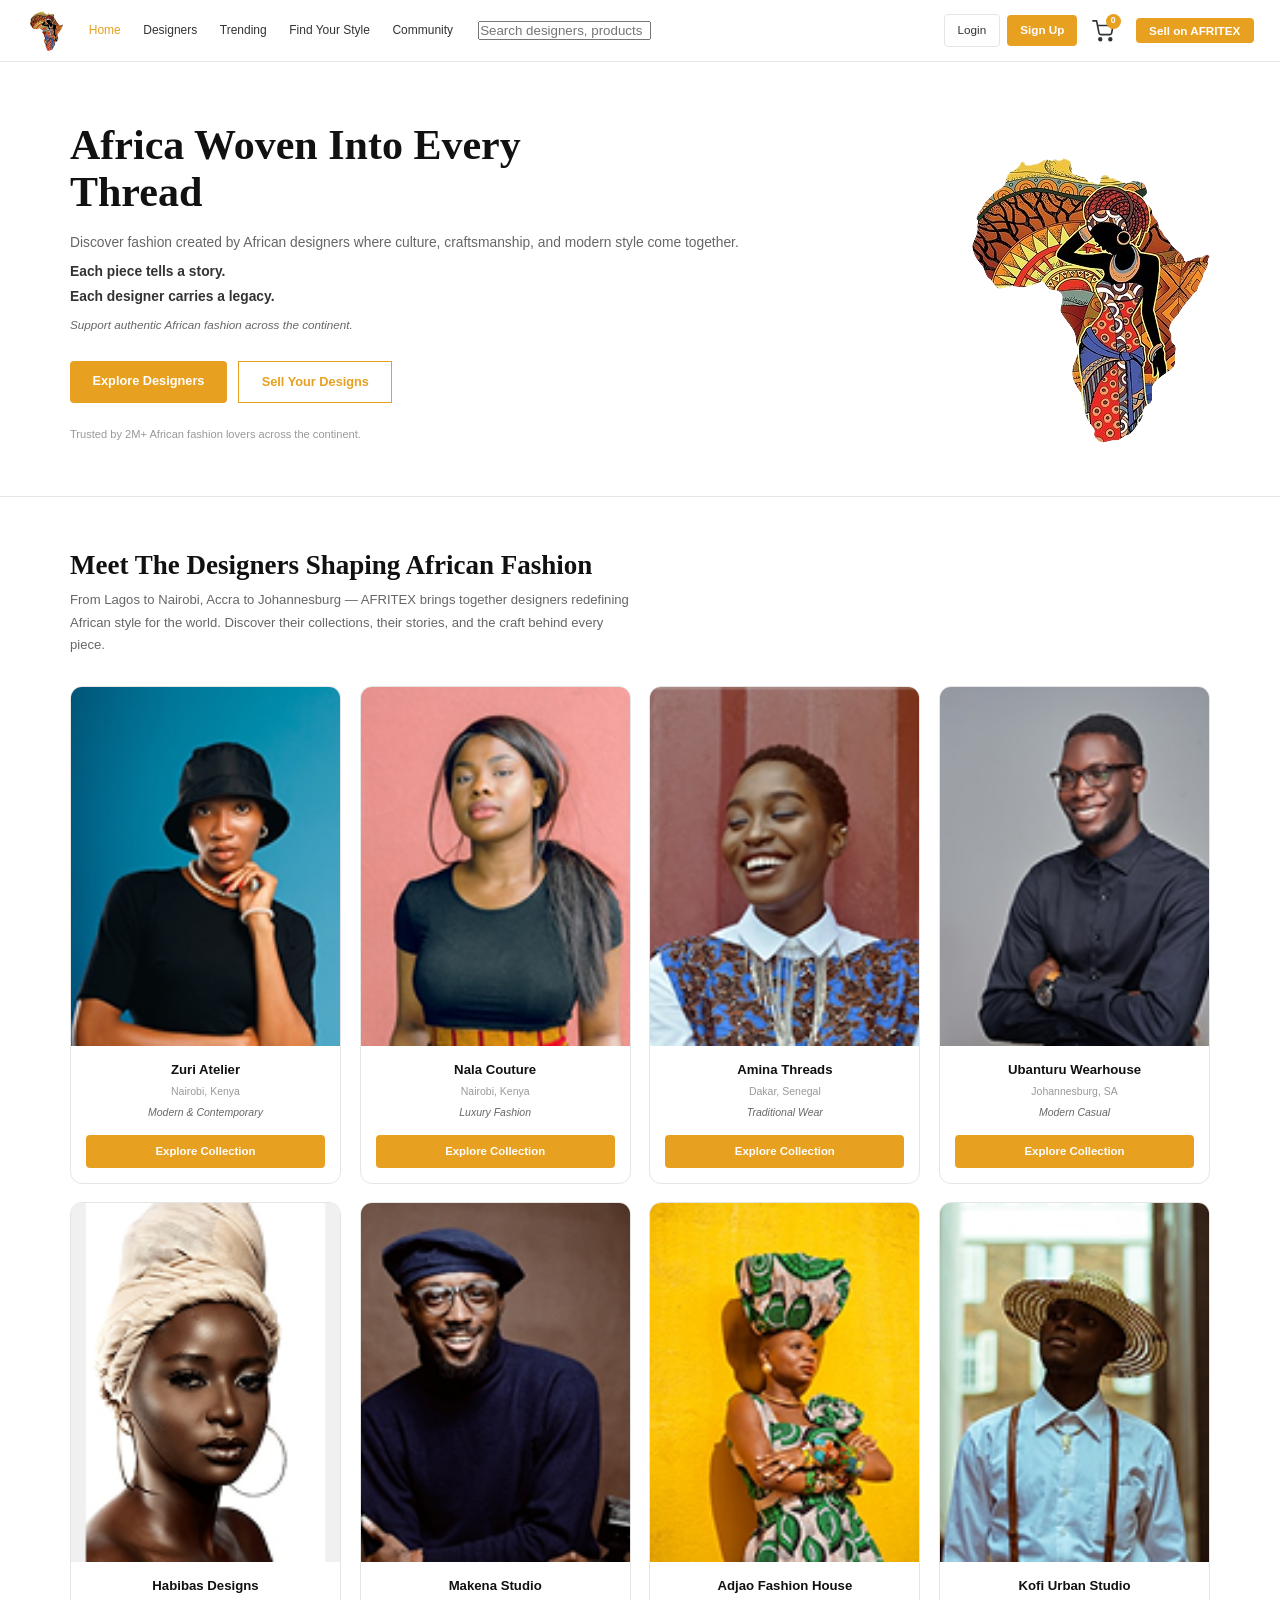
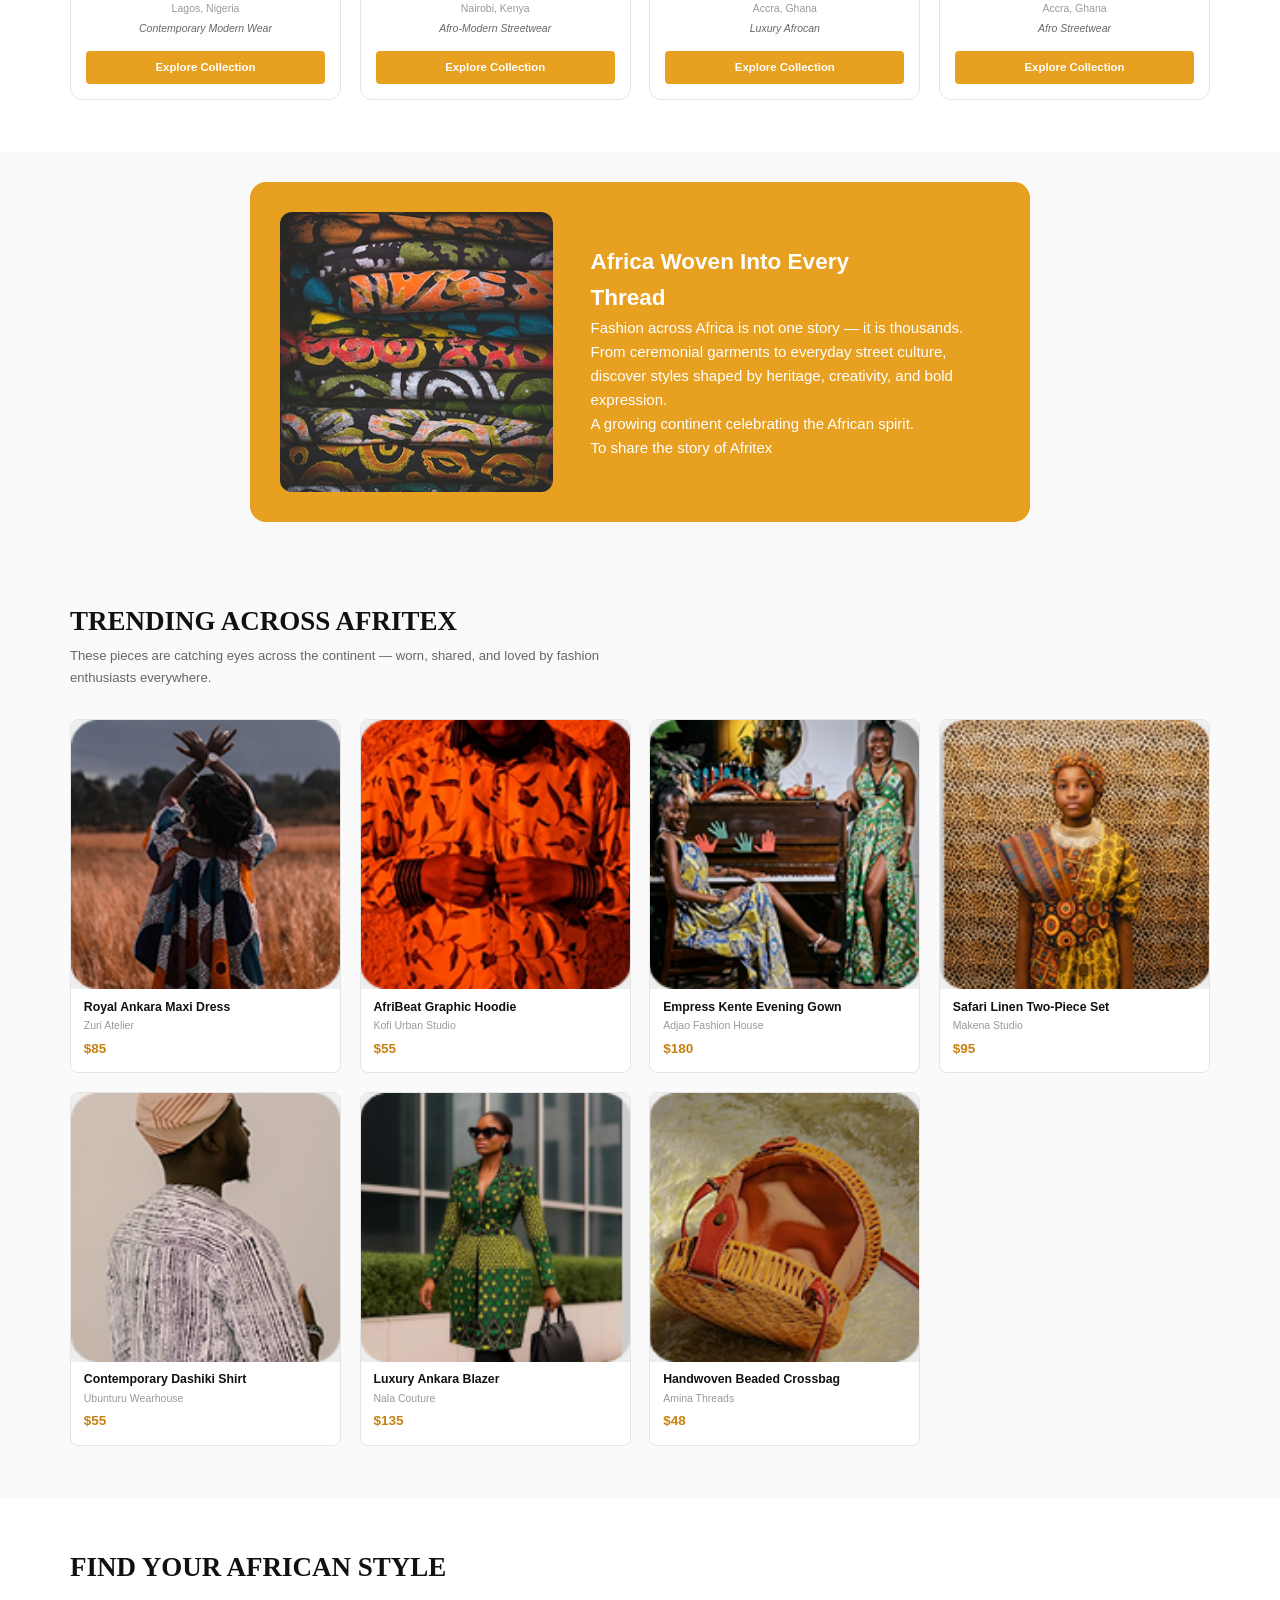
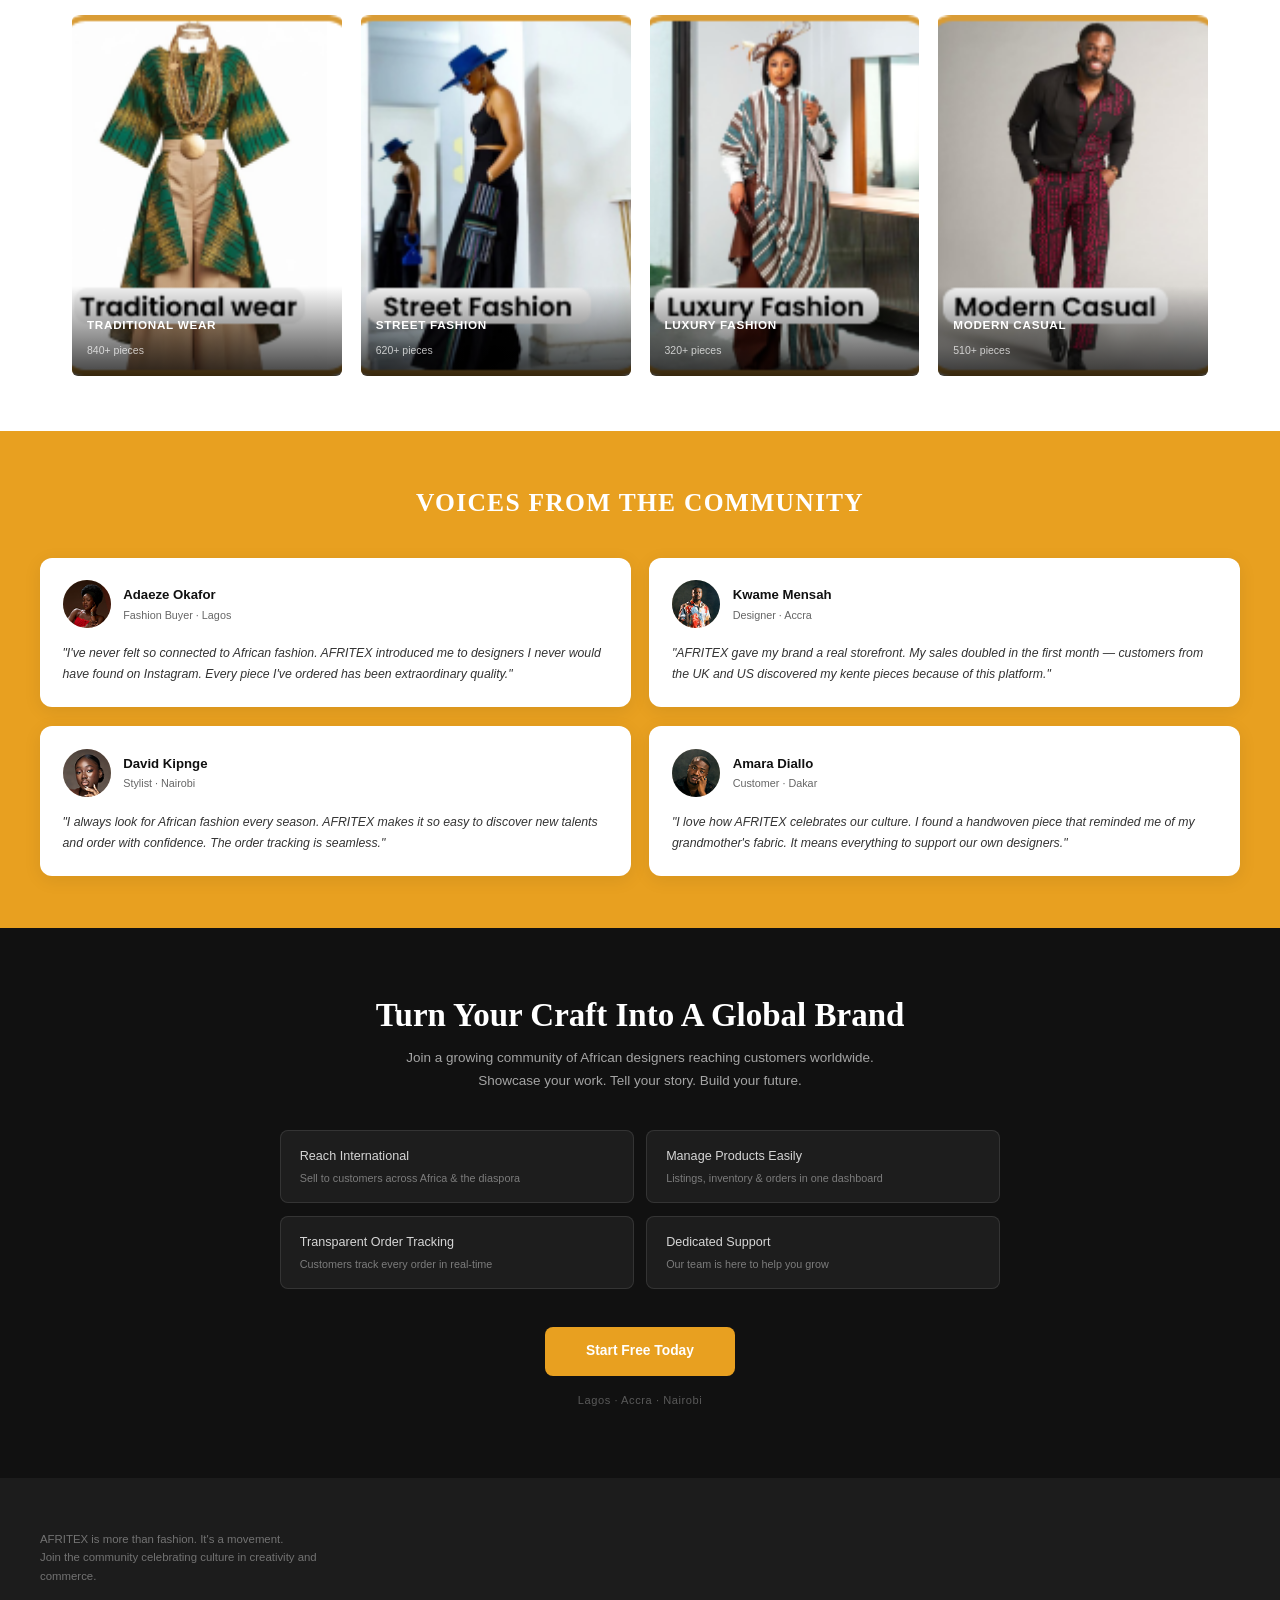
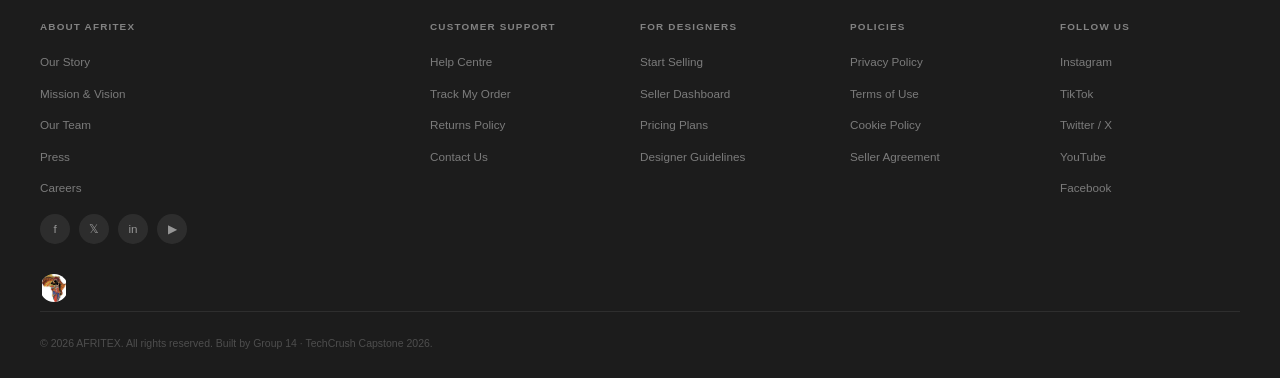
<file: index.html>
<!DOCTYPE html>
<html lang="en">
<head>
  <meta charset="UTF-8"/>
  <meta name="viewport" content="width=device-width, initial-scale=1.0"/>
  <title>AFRITEX — Africa Woven Into Every Thread</title>
  <link rel="stylesheet" href="styles/style.css"/>

  <style>
    /* ── CART FIX ── */
    .topbar-cart {
      position: relative;
      display: flex; align-items: center; justify-content: center;
      width: 36px; height: 36px; cursor: pointer;
    }
    .topbar-cart svg { width: 22px; height: 22px; }
    .cart-badge {
      position: absolute; top: 1px; right: 0px;
      width: 15px; height: 15px;
      background: #E8A020; color: #fff;
      font-size: .58rem; font-weight: 700; border-radius: 50%;
      display: flex; align-items: center; justify-content: center;
      font-family: 'Poppins', sans-serif;
    }

    /* ── HERO IMAGE ── */
    .hero-image {
      width: 210px; height: 210px; border-radius: 50%;
      overflow: hidden; flex-shrink: 0;
    }
    .hero-img-wrap {
      width: 100%; height: 100%;
      background: linear-gradient(155deg,#fff 0%,#fff 100%);
      display: flex; align-items: flex-end; justify-content: center; overflow: hidden;
    }
    .hero-img-wrap svg { width: 78%; height: 88%; }

    /* ── DESIGNER PHOTO CARDS ── */
    .designer-card-img { width: 100%; aspect-ratio: 1/1; overflow: hidden; }
    .d-photo {
      width: 100%; height: 100%;
      display: flex; align-items: flex-end; justify-content: center; overflow: hidden;
    }
    .d-photo svg { width: 70%; height: 88%; }
    .dp1 { background: linear-gradient(170deg,#e0b090 0%,#a06040 45%,#5a2810 100%); }
    .dp2 { background: linear-gradient(170deg,#c89870 0%,#886040 45%,#4a2810 100%); }
    .dp3 { background: linear-gradient(170deg,#e8d0a0 0%,#c09860 45%,#785828 100%); }
    .dp4 { background: linear-gradient(170deg,#b07850 0%,#784830 45%,#3a1808 100%); }
    .dp5 { background: linear-gradient(170deg,#c08860 0%,#885040 45%,#502018 100%); }
    .dp6 { background: linear-gradient(170deg,#d0a878 0%,#a07040 45%,#603018 100%); }
    .dp7 { background: linear-gradient(170deg,#c08870 0%,#906050 45%,#502818 100%); }
    .dp8 { background: linear-gradient(170deg,#b89070 0%,#906850 45%,#504030 100%); }

    /* ── PRODUCT PHOTOS ── */
    .product-card-img { width: 100%; aspect-ratio: 1/1; overflow: hidden; }
    .p-photo {
      width: 100%; height: 100%;
      display: flex; align-items: center; justify-content: center;
    }
    .p-photo svg { width: 58%; height: 72%; filter: drop-shadow(0 6px 14px rgba(0,0,0,.28)); }
    .pp1 { background: linear-gradient(145deg,#f5a030 0%,#c06010 50%,#7a3000 100%); }
    .pp2 { background: linear-gradient(145deg,#2a5a20 0%,#183a10 55%,#0a1808 100%); }
    .pp3 { background: linear-gradient(145deg,#4a1060 0%,#2a0838 55%,#180420 100%); }
    .pp4 { background: linear-gradient(145deg,#c0a020 0%,#806800 55%,#403400 100%); }
    .pp5 { background: linear-gradient(145deg,#183860 0%,#102040 55%,#081018 100%); }
    .pp6 { background: linear-gradient(145deg,#8a1010 0%,#501010 55%,#280808 100%); }
    .pp7 { background: linear-gradient(145deg,#285020 0%,#183810 55%,#0c2008 100%); }

    /* ── STYLE CARDS ── */
    .style-card { border-radius:8px; overflow:hidden; position:relative; aspect-ratio:3/4; cursor:pointer; }
    .s-photo {
      width:100%; height:100%;
      display:flex; align-items:flex-end; justify-content:center;
      overflow:hidden; transition: transform .35s ease;
    }
    .style-card:hover .s-photo { transform: scale(1.05); }
    .s-photo svg { width:65%; height:82%; }
    .sp1 { background: linear-gradient(165deg,#c8a060 10%,#7a4820 55%,#2a1008 100%); }
    .sp2 { background: linear-gradient(165deg,#6080c0 10%,#304080 55%,#101840 100%); }
    .sp3 { background: linear-gradient(165deg,#d4a870 10%,#8a5830 55%,#3a2010 100%); }
    .sp4 { background: linear-gradient(165deg,#b088c0 10%,#6a3880 55%,#2a1040 100%); }

    /* ── FEATURE BANNER IMG ── */
    .feat-img-box {
      width:100%; height:100%; min-height:340px;
      background: linear-gradient(155deg,#1a0a00 0%,#6a2a08 35%,#d08018 65%,#f5b030 85%,#e8c860 100%);
      display:flex; align-items:flex-end; justify-content:center; overflow:hidden;
    }
    .feat-img-box svg { width:52%; height:86%; }

    /* ── TESTIMONIAL AVATARS ── */
    .testimonial-avatar {
      width:48px; height:48px; border-radius:50%;
      overflow:hidden; flex-shrink:0;
      display:flex; align-items:flex-end; justify-content:center;
    }
    .testimonial-avatar svg { width:80%; height:85%; }
    .tav1 { background: linear-gradient(155deg,#d4906a,#8a4820); }
    .tav2 { background: linear-gradient(155deg,#a07850,#503818); }
    .tav3 { background: linear-gradient(155deg,#c8a878,#785838); }
    .tav4 { background: linear-gradient(155deg,#b07858,#603828); }
  </style>
</head>
<body>

  <!-- ═══════════════════════════════════════
       MOBILE NAV OVERLAY
  ═══════════════════════════════════════ -->
  <nav class="mobile-nav" id="mobileNav">
    <a href="#designers">Designers</a>
    <a href="#trending">Trending</a>
    <a href="#styles">Find Your Style</a>
    <a href="#community">Community</a>
    <div class="mobile-auth">
      <a href="pages/customersignin.html" class="btn-login-mobile">Login</a>
      <a href="pages/customersignup.html" class="btn-signup-mobile">Sign Up</a>
    </div>
    <a href="pages/designersignup.html" class="btn-sell mobile-sell">Sell on AFRITEX</a>
  </nav>

  <!-- ═══════════════════════════════════════
       TOPBAR
  ═══════════════════════════════════════ -->
  <header class="topbar" id="topbar">
    <div class="topbar-inner">

      <!-- Logo -->
      <a href="index.html" class="topbar-logo">
        <div class="logo-text-wrap">
          <div><img src="images/Afritex Logo.png" alt="AFRITEX Logo">
          </div>
          <span></span>
        </div>
      </a>

      <!-- Nav -->
      <nav class="topbar-nav">
        <a href="index.html" class="active">Home</a>
        <a href="#designers">Designers</a>
        <a href="#trending">Trending</a>
        <a href="#styles">Find Your Style</a>
        <a href="#community">Community</a>
      </nav>
      <nav class="navbar">
  <input type="text" placeholder="Search designers, products" />
</nav>
      <!-- SHOPPING CART SVG -->
      <div 
        <svg viewBox="0 0 24 24" fill="none" xmlns="http://www.w3.org/2000/svg">
          <path d="M1 1h4l2.68 13.39a2 2 0 0 0 2 1.61h9.72a2 2 0 0 0 2-1.61L23 6H6"
                stroke="#333" stroke-width="1.8" stroke-linecap="round" stroke-linejoin="round"/>
          <circle cx="9" cy="21" r="1.5" fill="#333"/>
          <circle cx="20" cy="21" r="1.5" fill="#333"/>
        </svg>
      </div>
      <!-- Actions -->
      <div class="topbar-actions">
        <a href="pages/customersignin.html" class="btn-login">Login</a>
        <a href="pages/customersignup.html" class="btn-signup">Sign Up</a>

        <!-- Cart -->
        <div class="topbar-cart">
          <svg viewBox="0 0 24 24" fill="none" stroke="#333" stroke-width="1.8" stroke-linecap="round" stroke-linejoin="round">
            <path d="M1 1h4l2.68 13.39a2 2 0 0 0 2 1.61h9.72a2 2 0 0 0 2-1.61L23 6H6"/>
            <circle cx="9" cy="21" r="1.5" fill="#333"/>
            <circle cx="20" cy="21" r="1.5" fill="#333"/>
          </svg>
          <span class="cart-badge">0</span>
        </div>

        <!-- Hamburger -->
        <button class="hamburger-btn" onclick="toggleMobileNav()">
  <span></span>
  <span></span>
  <span></span>
</button>
      </div>
      <a href="pages/designersignup.html"><button class="btn-sell">Sell on AFRITEX</button></a>
    </div>
  </header>

  <!-- ═══════════════════════════════════════
       HERO
  ═══════════════════════════════════════ -->
  <section class="hero">
    <div class="hero-content reveal">
      <h1 class="hero-title">Africa Woven Into Every<br/>Thread</h1>
      <p class="hero-subtitle">
        Discover fashion created by African designers where culture,
        craftsmanship, and modern style come together.
        <strong>Each piece tells a story.<br/>Each designer carries a legacy.</strong>
      </p>
      <p class="hero-tagline">Support authentic African fashion across the continent.</p>
      <div class="hero-actions">
        <a href="pages/customer-product-page.html" class="btn-explore">Explore Designers</a>
        <a href="pages/designersignin.html" class="btn-sell-designs">Sell Your Designs</a>
      </div>
      <p class="hero-stats">Trusted by 2M+ African fashion lovers across the continent.</p>
    </div>

    <div class="hero-img-wrap reveal">
      <img src="images/Afritex Logo.png" alt="AFRITEX Hero" class="hero-img"/>
    </div>
  </section>

  <hr class="divider"/>

  <!-- ═══════════════════════════════════════
       DESIGNERS SECTION
  ═══════════════════════════════════════ -->
  <section class="designers-section" id="designers">
    <div class="section-wrap">

      <div class="section-header reveal">
        <h2 class="section-title-lg">Meet The Designers Shaping African Fashion</h2>
        <p class="section-desc">From Lagos to Nairobi, Accra to Johannesburg — AFRITEX brings together designers redefining African style for the world. Discover their collections, their stories, and the craft behind every piece.</p>
      </div>

      <!-- Row 1 -->
      <div class="designers-grid">

        <div class="card reveal">
          <img src="images/Zuri Atelier Image.png" alt="Zuri Atelier"/>
          <div class="designer-card-body">
            <div class="designer-name">Zuri Atelier</div>
            <div class="designer-location">Nairobi, Kenya</div>
            <div class="designer-tag">Modern &amp; Contemporary</div>
            <a href="#" class="btn-explore-sm">Explore Collection</a>
          </div>
        </div>

        <div class="card reveal">
          <img src="images/Nala Couture Image.png" alt="Nala Couture"/>
          <div class="designer-card-body">
            <div class="designer-name">Nala Couture</div>
            <div class="designer-location">Nairobi, Kenya</div>
            <div class="designer-tag">Luxury Fashion</div>
            <a href="#" class="btn-explore-sm">Explore Collection</a>
          </div>
        </div>

        <div class="card reveal">
          <img src="images/Amina Threads.png" alt="Amina Threads"/>
          <div class="designer-card-body">
            <div class="designer-name">Amina Threads</div>
            <div class="designer-location">Dakar, Senegal</div>
            <div class="designer-tag">Traditional Wear</div>
            <a href="#" class="btn-explore-sm">Explore Collection</a>
          </div>
        </div>

        <div class="card reveal">
          <img src="images/Ubanturu Image.png" alt="Ubanturu Wearhouse"/>
          <div class="designer-card-body">
            <div class="designer-name">Ubanturu Wearhouse</div>
            <div class="designer-location">Johannesburg, SA</div>
            <div class="designer-tag">Modern Casual</div>
            <a href="#" class="btn-explore-sm">Explore Collection</a>
          </div>
        </div>
      </div>
      <!-- /row 1 -->

      <!-- Row 2 -->
      <div class="designers-grid" style="margin-top:1.25rem;">

        <div class="card reveal">
          <img src="images/Habiba image.png" alt="Habibas Designs"/>
          <div class="designer-card-body">
            <div class="designer-name">Habibas Designs</div>
            <div class="designer-location">Lagos, Nigeria</div>
            <div class="designer-tag">Contemporary Modern Wear</div>
            <a href="#" class="btn-explore-sm">Explore Collection</a>
          </div>
        </div>

        <div class="card reveal">
          <img src="images/makana image.png" alt="Makena Studio"/>
          <div class="designer-card-body">
            <div class="designer-name">Makena Studio</div>
            <div class="designer-location">Nairobi, Kenya</div>
            <div class="designer-tag">Afro-Modern Streetwear</div>
            <a href="#" class="btn-explore-sm">Explore Collection</a>
          </div>
        </div>

        <div class="card reveal">
          <img src="images/Adjao Image.png" alt="Adjao Fashion House"/>
          <div class="designer-card-body">
            <div class="designer-name">Adjao Fashion House</div>
            <div class="designer-location">Accra, Ghana</div>
            <div class="designer-tag">Luxury Afrocan</div>
            <a href="#" class="btn-explore-sm">Explore Collection</a>
          </div>
        </div>

        <div class="card reveal">
          <img src="images/Kofi image.png" alt="Kofi Urban Studio"/>
          <div class="designer-card-body">
            <div class="designer-name">Kofi Urban Studio</div>
            <div class="designer-location">Accra, Ghana</div>
            <div class="designer-tag">Afro Streetwear</div>
            <a href="#" class="btn-explore-sm">Explore Collection</a>
          </div>
        </div>

      </div><!-- /row 2 -->

    </div>
  </section>

  <!-- ═══════════════════════════════════════
       FEATURE BANNER
  ═══════════════════════════════════════ -->
  <section class="feature-banner">
    <div class="feature-banner-inner">

      <div class="feature-banner-img">
        <img src="images/Fabrics image.png" alt="African Fabrics"/>
      </div>

      <div class="feature-banner-content reveal">
        <h2 class="feature-banner-title">Africa Woven Into Every<br/>Thread</h2>
        <p class="feature-banner-desc">Fashion across Africa is not one story — it is thousands. From ceremonial garments to everyday street culture, discover styles shaped by heritage, creativity, and bold expression.</p>
        <p class="feature-banner-sub">A growing continent celebrating the African spirit.</p>
        <a href="#" class="btn-banner">To share the story of Afritex</a>
      </div>

    </div>
  </section>

  <!-- ═══════════════════════════════════════
       TRENDING
  ═══════════════════════════════════════ -->
  <section class="trending-section" id="trending">
    <div class="section-wrap">

      <div class="section-header reveal">
        <h2 class="section-title-lg">TRENDING ACROSS AFRITEX</h2>
        <p class="section-desc">These pieces are catching eyes across the continent — worn, shared, and loved by fashion enthusiasts everywhere.</p>
      </div>

      <div class="trending-grid">

        <div class="product-card reveal">
          <div class="product-card-img">
            <img src="images/royal ankara.png" alt="Royal Ankara Maxi Dress"/>
          </div>
          <div class="product-card-body">
            <div class="product-name">Royal Ankara Maxi Dress</div>
            <div class="product-designer">Zuri Atelier</div>
            <div class="product-price">$85</div>
          </div>
        </div>

        <div class="product-card reveal">
          <div class="product-card-img">
            <img src="images/afrostreet.png" alt="AfriBeat Graphic Hoodie"/>
          </div>
          <div class="product-card-body">
            <div class="product-name">AfriBeat Graphic Hoodie</div>
            <div class="product-designer">Kofi Urban Studio</div>
            <div class="product-price">$55</div>
          </div>
        </div>

        <div class="product-card reveal">
          <div class="product-card-img">
            <img src="images/empress kente.png" alt="Empress Kente Evening Gown"/>
          </div>
          <div class="product-card-body">
            <div class="product-name">Empress Kente Evening Gown</div>
            <div class="product-designer">Adjao Fashion House</div>
            <div class="product-price">$180</div>
          </div>
        </div>

        <div class="product-card reveal">
          <div class="product-card-img">
            <img src="images/safari linen.png" alt="Safari Linen Two-Piece Set"/>
          </div>
          <div class="product-card-body">
            <div class="product-name">Safari Linen Two-Piece Set</div>
            <div class="product-designer">Makena Studio</div>
            <div class="product-price">$95</div>
          </div>
        </div>

        <div class="product-card reveal">
          <div class="product-card-img">
            <img src="images/dansiki shirt.png" alt="Contemporary Dashiki Shirt"/>
          </div>
          <div class="product-card-body">
            <div class="product-name">Contemporary Dashiki Shirt</div>
            <div class="product-designer">Ubunturu Wearhouse</div>
            <div class="product-price">$55</div>
          </div>
        </div>

        <div class="product-card reveal">
          <div class="product-card-img">
            <img src="images/ankara blazer.png" alt="Luxury Ankara Blazer"/>
          </div>
          <div class="product-card-body">
            <div class="product-name">Luxury Ankara Blazer</div>
            <div class="product-designer">Nala Couture</div>
            <div class="product-price">$135</div>
          </div>
        </div>

        <div class="product-card reveal">
          <div class="product-card-img">
            <img src="images/handwoven crossbag.png" alt="Handwoven Beaded Crossbag"/>
          </div>
          <div class="product-card-body">
            <div class="product-name">Handwoven Beaded Crossbag</div>
            <div class="product-designer">Amina Threads</div>
            <div class="product-price">$48</div>
          </div>
        </div>

      </div>
    </div>
  </section>

  <!-- ═══════════════════════════════════════
       FIND YOUR STYLE
  ═══════════════════════════════════════ -->
  <section class="style-section" id="styles">
    <div class="section-wrap">

      <div class="section-header reveal">
        <h2 class="section-title-lg">FIND YOUR AFRICAN STYLE</h2>
      </div>

      <div class="style-grid">

        <div class="style-card reveal">
          <img src="images/traditional wear.png" alt="Traditional Wear"/>
          <div class="style-card-overlay">
            <span class="style-card-label">Traditional Wear</span>
            <span class="style-card-count">840+ pieces</span>
          </div>
        </div>

        <div class="style-card reveal">
          <img src="images/street fashion.png" alt="Street Fashion"/>
          <div class="style-card-overlay">
            <span class="style-card-label">Street Fashion</span>
            <span class="style-card-count">620+ pieces</span>
          </div>
        </div>

        <div class="style-card reveal">
          <img src="images/luxury fashion.png" alt="Luxury Fashion"/>
          <div class="style-card-overlay">
            <span class="style-card-label">Luxury Fashion</span>
            <span class="style-card-count">320+ pieces</span>
          </div>
        </div>

        <div class="style-card reveal">
          <img src="images/modern casual.png" alt="Modern Casual"/>
          <div class="style-card-overlay">
            <span class="style-card-label">Modern Casual</span>
            <span class="style-card-count">510+ pieces</span>
          </div>
        </div>

      </div>
    </div>
  </section>

  <!-- ═══════════════════════════════════════
       COMMUNITY TESTIMONIALS
  ═══════════════════════════════════════ -->
  <section class="community-section" id="community">
    <div class="community-inner">
      <h2 class="community-title reveal">VOICES FROM THE COMMUNITY</h2>

      <div class="testimonials-grid">

        <div class="testimonial-card reveal">
          <div class="testimonial-header">
            <div class="testimonial-avatar">
              <img src="images/Adaeze Okafor Image.png" alt="Adaeze Okafor"/>
            </div>
            <div>
              <div class="testimonial-name">Adaeze Okafor</div>
              <div class="testimonial-role">Fashion Buyer · Lagos</div>
            </div>
          </div>
          <p class="testimonial-text">"I've never felt so connected to African fashion. AFRITEX introduced me to designers I never would have found on Instagram. Every piece I've ordered has been extraordinary quality."</p>
        </div>

        <div class="testimonial-card reveal">
          <div class="testimonial-header">
            <div class="testimonial-avatar">
              <img src="images/Amina Threads Image.png" alt="Kwame Mensah"/>
            </div>
            <div>
              <div class="testimonial-name">Kwame Mensah</div>
              <div class="testimonial-role">Designer · Accra</div>
            </div>
          </div>
          <p class="testimonial-text">"AFRITEX gave my brand a real storefront. My sales doubled in the first month — customers from the UK and US discovered my kente pieces because of this platform."</p>
        </div>

        <div class="testimonial-card reveal">
          <div class="testimonial-header">
            <div class="testimonial-avatar">
              <img src="images/david Njo Image.png" alt="David Kipnge"/>
            </div>
            <div>
              <div class="testimonial-name">David Kipnge</div>
              <div class="testimonial-role">Stylist · Nairobi</div>
            </div>
          </div>
          <p class="testimonial-text">"I always look for African fashion every season. AFRITEX makes it so easy to discover new talents and order with confidence. The order tracking is seamless."</p>
        </div>

        <div class="testimonial-card reveal">
          <div class="testimonial-header">
            <div class="testimonial-avatar">
              <img src="images/Amino Diallo.png" alt="Amara Diallo"/>
            </div>
            <div>
              <div class="testimonial-name">Amara Diallo</div>
              <div class="testimonial-role">Customer · Dakar</div>
            </div>
          </div>
          <p class="testimonial-text">"I love how AFRITEX celebrates our culture. I found a handwoven piece that reminded me of my grandmother's fabric. It means everything to support our own designers."</p>
        </div>

      </div>
    </div>
  </section>

  <!-- ═══════════════════════════════════════
       CTA SECTION
  ═══════════════════════════════════════ -->
  <section class="cta-section">
    <div class="cta-inner">
      <h2 class="cta-title reveal">Turn Your Craft Into A Global Brand</h2>
      <p class="cta-subtitle reveal">Join a growing community of African designers reaching customers worldwide.<br/>Showcase your work. Tell your story. Build your future.</p>
      <div class="cta-features reveal">
        <div class="cta-feature-item">Reach International<span>Sell to customers across Africa &amp; the diaspora</span></div>
        <div class="cta-feature-item">Manage Products Easily<span>Listings, inventory &amp; orders in one dashboard</span></div>
        <div class="cta-feature-item">Transparent Order Tracking<span>Customers track every order in real-time</span></div>
        <div class="cta-feature-item">Dedicated Support<span>Our team is here to help you grow</span></div>
      </div>
      <a href="pages/designersignup.html" class="btn-cta-gold reveal">Start Free Today</a>

      <p class="cta-tagline reveal">Lagos · Accra · Nairobi</p>
    </div>
  </section>

  <!-- ═══════════════════════════════════════
       FOOTER
  ═══════════════════════════════════════ -->
  <footer>
    <div class="footer-inner">
      <p class="footer-tagline-text">AFRITEX is more than fashion. It's a movement.<br/>Join the community celebrating culture in creativity and commerce.</p>

      <div class="footer-grid">
        <div class="footer-col">
          <h4>About AFRITEX</h4>
          <ul>
            <li><a href="#">Our Story</a></li>
            <li><a href="#">Mission &amp; Vision</a></li>
            <li><a href="#">Our Team</a></li>
            <li><a href="#">Press</a></li>
            <li><a href="#">Careers</a></li>
          </ul>
          <div class="footer-social">
            <div class="social-icon">f</div>
            <div class="social-icon">𝕏</div>
            <div class="social-icon">in</div>
            <div class="social-icon">▶</div>
          </div>
        </div>
        <div class="footer-col">
          <h4>Customer Support</h4>
          <ul>
            <li><a href="#">Help Centre</a></li>
            <li><a href="#">Track My Order</a></li>
            <li><a href="#">Returns Policy</a></li>
            <li><a href="#">Contact Us</a></li>
          </ul>
        </div>
        <div class="footer-col">
          <h4>For Designers</h4>
          <ul>
            <li><a href="pages/designersignup.html">Start Selling</a></li>
            <li><a href="#">Seller Dashboard</a></li>
            <li><a href="#">Pricing Plans</a></li>
            <li><a href="#">Designer Guidelines</a></li>
          </ul>
        </div>
        <div class="footer-col">
          <h4>Policies</h4>
          <ul>
            <li><a href="#">Privacy Policy</a></li>
            <li><a href="#">Terms of Use</a></li>
            <li><a href="#">Cookie Policy</a></li>
            <li><a href="#">Seller Agreement</a></li>
          </ul>
        </div>
        <div class="footer-col">
          <h4>Follow Us</h4>
          <ul>
            <li><a href="#">Instagram</a></li>
            <li><a href="#">TikTok</a></li>
            <li><a href="#">Twitter / X</a></li>
            <li><a href="#">YouTube</a></li>
            <li><a href="#">Facebook</a></li>
          </ul>
        </div>
      </div>
<div class="footer-brand-row">
        <img src="images/afritex logo.jpeg" alt="AFRITEX" class="footer-logo-img"/>
      </div>
      <div class="footer-bottom">
        <span class="footer-bottom-text">© 2026 AFRITEX. All rights reserved. Built by Group 14 · TechCrush Capstone 2026.</span>
      </div>

    </div>
  </footer>

  <script type="module" src="scripts/api.js"></script>  
  <script type="module" src="scripts/script.js"></script>
</body>
</html>
</file>
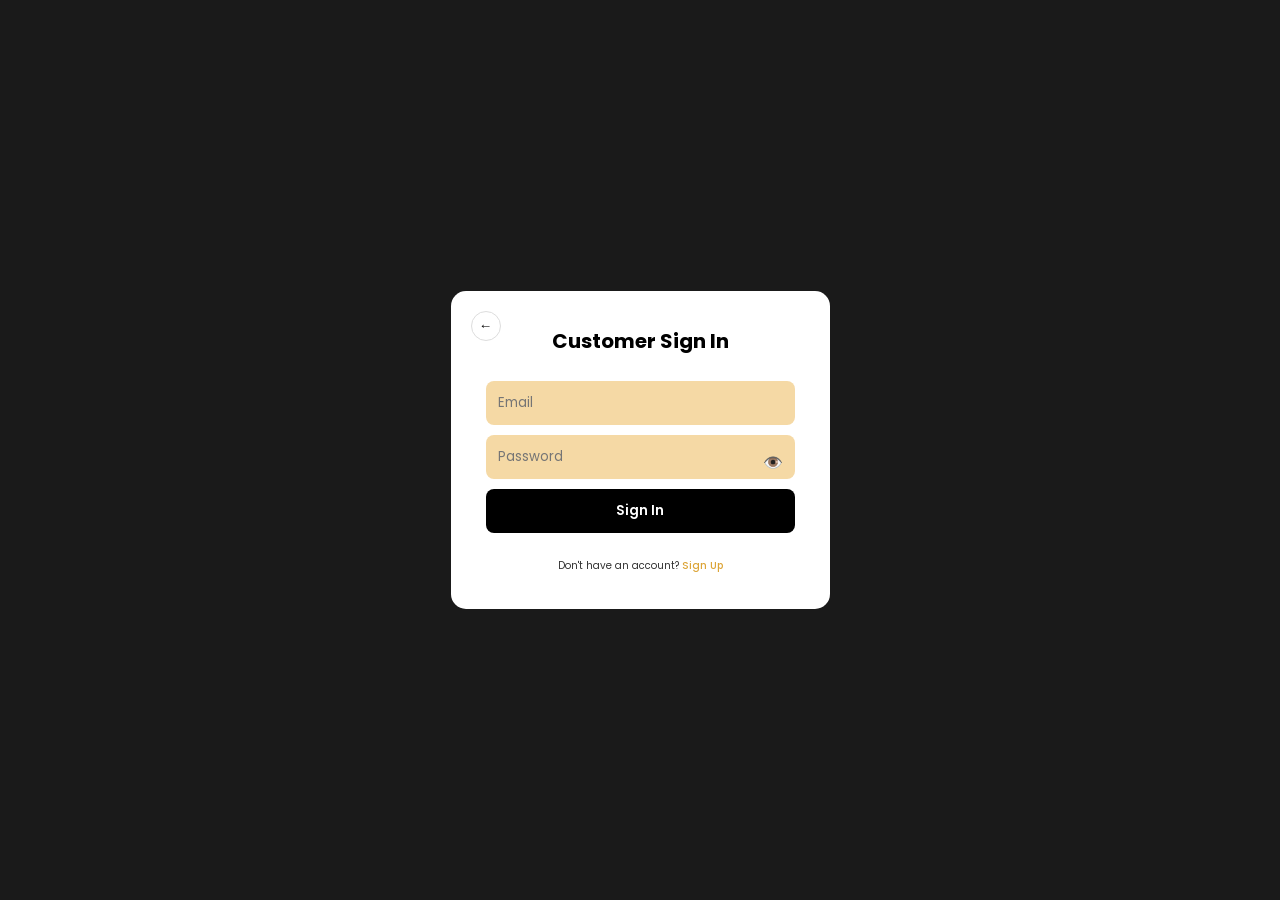
<file: pages/customersignin.html>
<!DOCTYPE html>
<html lang="en">
<head>
    <meta charset="UTF-8">
    <meta name="viewport" content="width=device-width, initial-scale=1.0">
    <title>Afritex | Customer Sign In</title>
    <link rel="stylesheet" href="../styles/customersignin.css">
    <link href="https://fonts.googleapis.com/css2?family=Poppins:wght@300;400;600&display=swap" rel="stylesheet">
</head>
<body>
    <div class="container">
        <div class="form-card">
            <button class="back-arrow" onclick="history.back()">←</button>
            <h2>Customer Sign In</h2>

            <form id="signinForm">
                <input type="email" id="email" placeholder="Email" required>
                <div class="password-wrapper">
                    <input type="password" id="password" placeholder="Password" required>
                    <span class="toggle-password" data-target="password">👁️</span>
                </div>
<p id="error-message" class="error-message" style="display: none;">Invalid email or password</p>

          <button type="submit" class="signin-btn">Sign In</button>

            </form>

            <p class="footer-text">Don't have an account? <a href="../pages/customersignup.html">Sign Up</a></p>
        </div>
    </div>
<script type="module" src="../scripts/customersignin.js"></script>
</body>
</html>
</file>
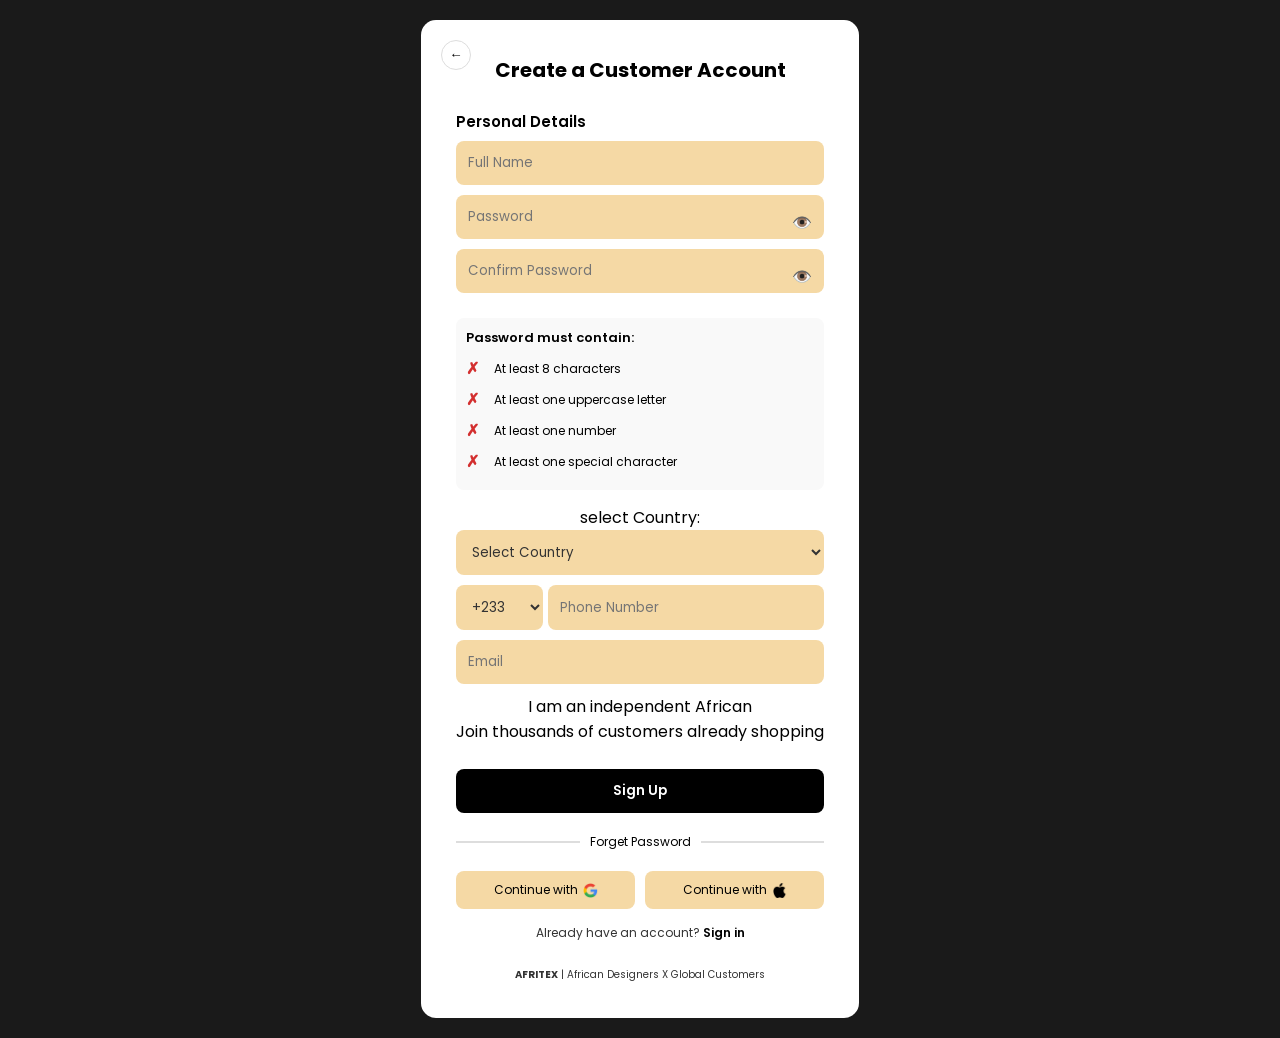
<file: pages/customersignup.html>
<!doctype html>
<html lang="en">
  <head>
    <meta charset="UTF-8" />
    <meta name="viewport" content="width=device-width, initial-scale=1.0" />
    <title>Afritex | Customer Signup</title>
    <link rel="stylesheet" href="../styles/customersignup.css" />
    <link
      href="https://fonts.googleapis.com/css2?family=Poppins:wght@300;400;600&display=swap"
      rel="stylesheet"
    />
  </head>
  <body>
    <div class="container">
      <div class="form-card">
        <button class="back-arrow" onclick="history.back()">←</button>
        <h2>Create a Customer Account</h2>

        <form id="customerForm">
          <p class="section-label">Personal Details</p>
          <input type="text" id="fullName" placeholder="Full Name" required />
          <br />
          <div class="password-wrapper">
            <input
              type="password"
              id="password"
              placeholder="Password"
              required
            />
            <span class="toggle-password" data-target="password">👁️</span>
          </div>
          <div class="password-wrapper">
            <input
              type="password"
              id="confirmPassword"
              placeholder="Confirm Password"
              required
            />
            <span class="toggle-password" data-target="confirmPassword"
              >👁️</span
            >
          </div>

          <div class="password-criteria">
            <p>Password must contain:</p>
            <div class="criteria-item">
              <span id="lengthCheck" class="criteria-symbol">✗</span> At least 8
              characters
            </div>
            <div class="criteria-item">
              <span id="upperCheck" class="criteria-symbol">✗</span> At least
              one uppercase letter
            </div>
            <div class="criteria-item">
              <span id="numberCheck" class="criteria-symbol">✗</span> At least
              one number
            </div>
            <div class="criteria-item">
              <span id="specialCheck" class="criteria-symbol">✗</span> At least
              one special character
            </div>
          </div>
          <form action="/submit" method="post">
            <label for="country">select Country:</label>
            <select id="country" name="country">
              <option value="" disabled selected>Select Country</option>
              <option value="gh">Ghana</option>
              <option value="ng">Nigeria</option>
              <option value="ke">Kenya</option>
            </select>
          </form>
          <div class="phone-input">
            <select id="countryCode">
              <option value="+233">+233</option>
              <option value="+234">+234</option>
              <option value="+254">+254</option>
            </select>
            <input
              type="tel"
              id="phoneNumber"
              placeholder="Phone Number"
              required
            />
          </div>

          <input type="email" id="email" placeholder="Email" required />

          <p class="join-text">
            I am an independent African<br />
            <span>Join thousands of customers already shopping</span>
          </p>
          <br />

        <a href="../pages/customerdashboard.html"><button type="submit" class="signup-btn" id="submitBtn">
            Sign Up
          </button></a>
        </form>
<p id="error-message" class="error-message" style="display: none;">An error occurred. Please try again.</p>

       <div class="divider"> 
                <a href=""></a><hr> <span>Forget Password</span> <hr>
            </div>

        <div class="social-row">
          <button type="button" class="social-btn" id="googleBtn">
            Continue with
            <img src="../images/google-icon.png" alt="G" width="15" />
          </button>
          <button type="button" class="social-btn" id="appleBtn">
            Continue with
            <img src="../images/apple-icon.png" alt="A" width="15" />
          </button>
        </div>

        <p class="signin-link">
          Already have an account?
          <a href="../pages/customersignin.html">Sign in</a>
        </p>

        <footer class="footer-text">
          <strong>AFRITEX</strong> | African Designers X Global Customers
        </footer>
      </div>
    </div>
    <!-- load the customer signup logic -->
    <script type="module" src="../scripts/customersignup.js"></script>
    <script src="../scripts/customersignup.js"></script>
  </body>
</html>
</file>
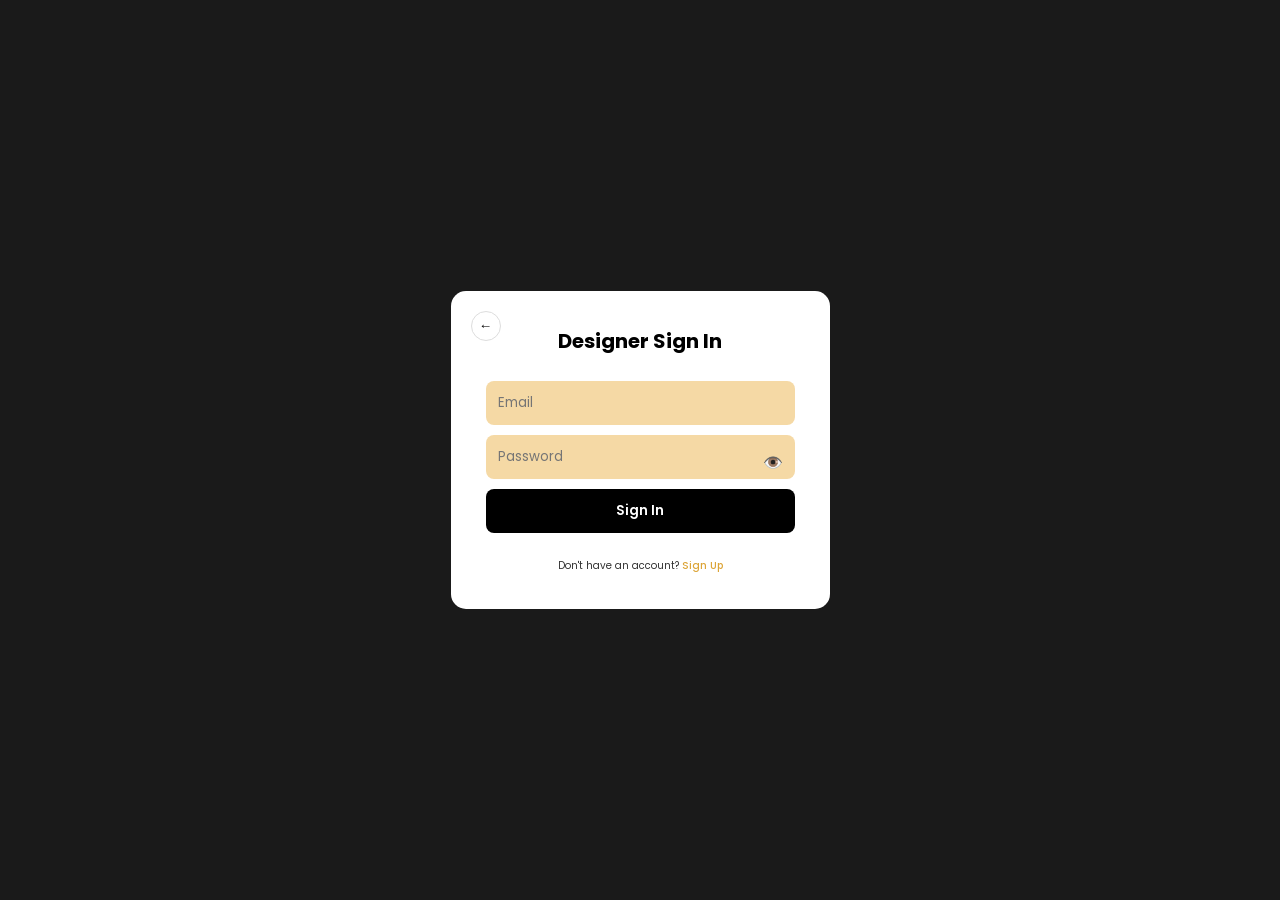
<file: pages/designersignin.html>
<!DOCTYPE html>
<html lang="en">
<head>
    <meta charset="UTF-8">
    <meta name="viewport" content="width=device-width, initial-scale=1.0">
    <title>Afritex | Designer Sign In</title>
    <link rel="stylesheet" href="../styles/designersignin.css">
    <link href="https://fonts.googleapis.com/css2?family=Poppins:wght@300;400;600&display=swap" rel="stylesheet">
</head>
<body>
    <div class="container">
        <div class="form-card">
            <button class="back-arrow" onclick="history.back()">←</button>
            <h2>Designer Sign In</h2>

            <form id="signinForm">
                <input type="email" id="email" placeholder="Email" required>
                <div class="password-wrapper">
                    <input type="password" id="password" placeholder="Password" required>
                    <span class="toggle-password" data-target="password">👁️</span>
                </div>
<p id="error-message" class="error-message" style="display: none;">Invalid email or password</p>

                <a href="../pages/designerdashboard.html"><button type="submit" class="signin-btn">Sign In</button></a>

                
            </form>

            <p class="footer-text">Don't have an account? <a href="../pages/designersignup.html">Sign Up</a></p>
        </div>
    </div>
<script type="module" src="../scripts/designersignin.js"></script>
</body>
</html>
</file>
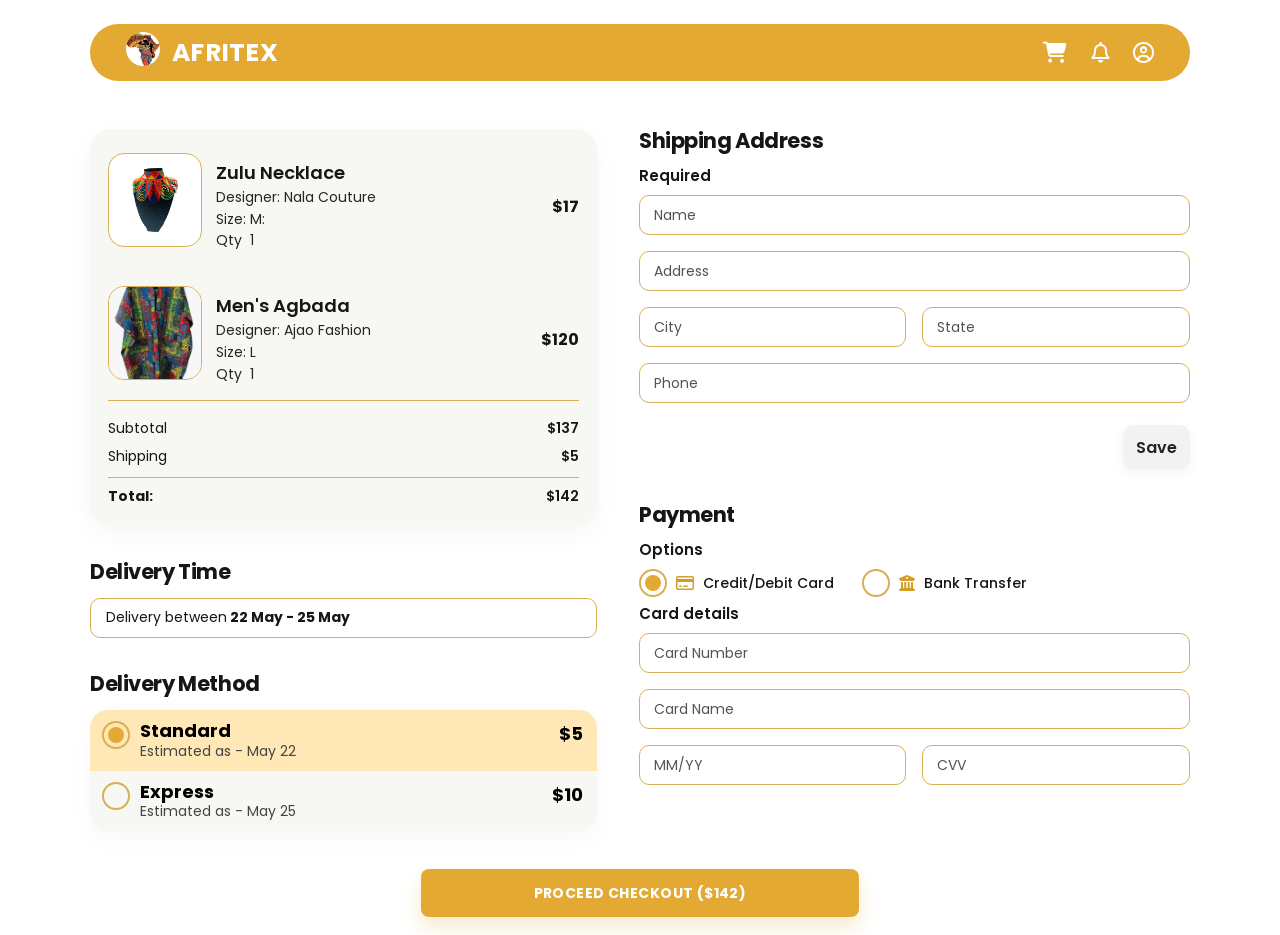
<file: pages/paymentdashboard.html>
<!DOCTYPE html>
<html lang="en">
<head>
    <meta charset="UTF-8">
    <meta name="viewport" content="width=device-width, initial-scale=1.0">
    <title>AFRITEX Checkout • $142</title>
    <link rel="stylesheet" href="https://cdnjs.cloudflare.com/ajax/libs/font-awesome/6.5.1/css/all.min.css">
    <style>
        @import url('https://fonts.googleapis.com/css2?family=Poppins:wght@400;500;600;700&display=swap');

        :root {
            --gold: #e3a932;
            --gold-deep: #d59d28;
            --gold-line: #d8b053;
            --gold-soft: #ffe8b5;
            --surface: #f7f7f4;
            --text: #161616;
            --muted: #565656;
        }

        * {
            box-sizing: border-box;
        }

        body {
            margin: 0;
            background: #ffffff;
            color: var(--text);
            font-family: 'Poppins', system-ui, sans-serif;
        }

        button,
        input {
            font: inherit;
        }

        .page {
            max-width: 1160px;
            margin: 0 auto;
            padding: 24px 30px 18px;
        }

        .topbar {
            min-height: 52px;
            border-radius: 999px;
            background: var(--gold);
            padding: 8px 36px;
            display: flex;
            align-items: center;
            justify-content: space-between;
            color: #fff;
        }

        .brand {
            display: flex;
            align-items: center;
            gap: 12px;
        }

        .brand-mark {
            width: 34px;
            height: 34px;
            border-radius: 999px;
            background: #ffffff;
            display: inline-flex;
            align-items: center;
            justify-content: center;
            color: var(--gold-deep);
            font-size: 21px;
            line-height: 1;
        }

        .brand span {
            font-size: 25px;
            font-weight: 700;
            letter-spacing: 0.01em;
        }

        .header-actions {
            display: flex;
            align-items: center;
            gap: 24px;
            font-size: 21px;
        }

        .content-grid {
            display: grid;
            grid-template-columns: minmax(280px, 0.92fr) minmax(340px, 1fr);
            gap: 42px;
            padding-top: 48px;
            align-items: start;
        }

        .section-title {
            margin: 0 0 14px;
            font-size: 21px;
            line-height: 1.15;
            font-weight: 700;
            letter-spacing: -0.02em;
        }

        .left-column section + section,
        .right-column section + section {
            margin-top: 34px;
        }

        .cart-panel {
            background: var(--surface);
            border-radius: 22px;
            padding: 24px 18px 12px;
            box-shadow: 0 8px 24px rgba(0, 0, 0, 0.04);
        }

        .product {
            display: grid;
            grid-template-columns: 94px 1fr auto;
            gap: 14px;
            align-items: start;
        }

        .product + .product {
            margin-top: 18px;
            padding-top: 18px;
        }

        .product-frame {
            width: 94px;
            height: 94px;
            border: 1.5px solid var(--gold-line);
            border-radius: 16px;
            overflow: hidden;
            background: #fff;
        }

        .product-frame img,
        .product-frame svg {
            width: 100%;
            height: 100%;
            display: block;
            object-fit: cover;
        }

        .product-title {
            margin: 10px 0 4px;
            font-size: 18px;
            line-height: 1.15;
            font-weight: 600;
        }

        .product-copy {
            font-size: 14px;
            line-height: 1.35;
            color: #252525;
        }

        .product-copy + .product-copy {
            margin-top: 3px;
        }

        .product-price {
            padding-top: 46px;
            font-size: 16px;
            line-height: 1;
            font-weight: 700;
            white-space: nowrap;
        }

        .summary {
            margin-top: 16px;
            border-top: 1.5px solid var(--gold-line);
            padding-top: 10px;
        }

        .summary-row {
            display: flex;
            align-items: center;
            justify-content: space-between;
            margin: 7px 0;
            font-size: 14px;
        }

        .summary-row strong {
            font-weight: 600;
        }

        .summary-total {
            margin-top: 10px;
            padding-top: 8px;
            border-top: 1.5px solid var(--gold-line);
            font-weight: 700;
        }

        .info-label,
        .sub-label,
        .field-label {
            margin: 0 0 10px;
            font-size: 15px;
            line-height: 1.2;
            font-weight: 600;
        }

        .outlined-note {
            min-height: 40px;
            border: 1.5px solid var(--gold-line);
            border-radius: 10px;
            padding: 9px 15px;
            display: flex;
            align-items: center;
            font-size: 14px;
            line-height: 1.35;
        }

        .outlined-note strong {
            font-weight: 700;
        }

        .fields {
            display: flex;
            flex-direction: column;
            gap: 16px;
        }

        .input-row {
            display: grid;
            grid-template-columns: 1fr 1fr;
            gap: 16px;
        }

        .field {
            width: 100%;
            height: 40px;
            padding: 0 14px;
            border: 1.5px solid var(--gold-line);
            border-radius: 10px;
            background: #fff;
            color: var(--text);
            font-size: 14px;
            outline: none;
            transition: box-shadow 0.2s ease, border-color 0.2s ease;
        }

        .field::placeholder {
            color: #545454;
        }

        .field:focus {
            border-color: var(--gold-deep);
            box-shadow: 0 0 0 3px rgba(227, 169, 50, 0.14);
        }

        .save-wrap {
            display: flex;
            justify-content: flex-end;
            margin-top: 22px;
        }

        .save-button {
            min-width: 67px;
            height: 44px;
            border: 0;
            border-radius: 10px;
            background: #f2f2f2;
            color: #232323;
            font-size: 16px;
            font-weight: 600;
            cursor: pointer;
            box-shadow: 0 4px 12px rgba(0, 0, 0, 0.05);
        }

        .delivery-methods {
            background: var(--surface);
            border-radius: 18px;
            overflow: hidden;
            box-shadow: 0 8px 24px rgba(0, 0, 0, 0.03);
        }

        .delivery-option {
            width: 100%;
            border: 0;
            background: transparent;
            padding: 11px 14px 11px 12px;
            display: flex;
            align-items: flex-start;
            justify-content: space-between;
            gap: 18px;
            cursor: pointer;
            text-align: left;
            transition: background-color 0.2s ease;
        }

        .delivery-option.selected {
            background: var(--gold-soft);
        }

        .delivery-option-main {
            display: flex;
            align-items: flex-start;
            gap: 10px;
        }

        .choice-dot,
        .payment-dot {
            flex: 0 0 auto;
            width: 28px;
            height: 28px;
            border-radius: 50%;
            border: 2px solid var(--gold-line);
            position: relative;
        }

        .choice-dot::after,
        .payment-dot::after {
            content: '';
            position: absolute;
            inset: 4px;
            border-radius: 50%;
            background: transparent;
        }

        .delivery-option.selected .choice-dot::after,
        .payment-option.selected .payment-dot::after {
            background: var(--gold);
        }

        .delivery-name {
            display: block;
            font-size: 18px;
            line-height: 1.1;
            font-weight: 700;
        }

        .delivery-copy {
            display: block;
            margin-top: 2px;
            font-size: 14px;
            line-height: 1.2;
            color: #454545;
        }

        .delivery-price {
            padding-top: 4px;
            font-size: 18px;
            line-height: 1;
            font-weight: 700;
            white-space: nowrap;
        }

        .payment-options {
            display: flex;
            align-items: center;
            gap: 28px;
            flex-wrap: wrap;
            margin-bottom: 8px;
        }

        .payment-option {
            border: 0;
            background: transparent;
            padding: 0;
            display: inline-flex;
            align-items: center;
            gap: 9px;
            color: var(--text);
            font-size: 14px;
            font-weight: 500;
            cursor: pointer;
        }

        .payment-option i {
            color: var(--gold-deep);
            font-size: 16px;
        }

        .hidden {
            display: none !important;
        }

        .proceed-wrap {
            display: flex;
            justify-content: center;
            margin-top: 38px;
        }

        .proceed-button {
            width: min(438px, 100%);
            height: 48px;
            border: 0;
            border-radius: 8px;
            background: var(--gold);
            color: #fff;
            font-size: 14px;
            font-weight: 700;
            letter-spacing: 0.03em;
            text-transform: uppercase;
            cursor: pointer;
            box-shadow: 0 10px 18px rgba(227, 169, 50, 0.24);
            transition: transform 0.15s ease, background-color 0.2s ease;
        }

        .proceed-button:active {
            transform: translateY(1px);
        }

        .proceed-button.is-success {
            background: #2d9a62;
        }

        .toast {
            position: fixed;
            right: 20px;
            bottom: 20px;
            padding: 12px 16px;
            border-radius: 12px;
            background: #1f1f1f;
            color: #fff;
            font-size: 14px;
            font-weight: 500;
            box-shadow: 0 12px 28px rgba(0, 0, 0, 0.16);
            opacity: 0;
            transform: translateY(12px);
            transition: opacity 0.2s ease, transform 0.2s ease;
        }

        .toast.show {
            opacity: 1;
            transform: translateY(0);
        }

        @media (max-width: 980px) {
            .content-grid {
                grid-template-columns: 1fr;
                gap: 34px;
            }
        }

        @media (max-width: 640px) {
            .page {
                padding: 18px 16px 20px;
            }

            .topbar {
                min-height: 48px;
                padding: 8px 20px;
            }

            .brand span {
                font-size: 20px;
            }

            .header-actions {
                gap: 16px;
                font-size: 18px;
            }

            .input-row,
            .payment-options {
                grid-template-columns: 1fr;
                flex-direction: column;
                align-items: flex-start;
                gap: 14px;
            }

            .product {
                grid-template-columns: 84px 1fr;
            }

            .product-price {
                grid-column: 2;
                padding-top: 0;
            }
        }
    </style>
</head>
<body>
    <main class="page">
        <header class="topbar">
            <div class="brand">
                <div><img src="../images/afritex logo.jpeg" alt="AFRITEX logo" class="brand-mark"></div>
                <span>AFRITEX</span>
                           </div>

            <div class="header-actions" aria-label="Header actions">
                <i class="fa-solid fa-cart-shopping" aria-hidden="true"></i>
                <i class="fa-regular fa-bell" aria-hidden="true"></i>
                <i class="fa-regular fa-circle-user" aria-hidden="true"></i>
            </div>
        </header>

        <div class="content-grid">
            <div class="left-column">
                <section class="cart-panel" aria-label="Order summary">
                    <article class="product">
                        <div class="product-frame">
                            <img src="../images/Zulu Bead Necklace.png" alt="Zulu Necklace">
                        </div>

                        <div>
                            <h3 class="product-title">Zulu Necklace</h3>
                            <div class="product-copy">Designer: Nala Couture</div>
                            <div class="product-copy">Size: M:</div>
                            <div class="product-copy">Qty&nbsp;&nbsp;1</div>
                        </div>

                        <div class="product-price">$17</div>
                    </article>

                    <article class="product">
                        <div class="product-frame">
                            <img src="../images/bakit-kimono.jpg" alt="Men's Agbada">
                        </div>

                        <div>
                            <h3 class="product-title">Men's Agbada</h3>
                            <div class="product-copy">Designer: Ajao Fashion</div>
                            <div class="product-copy">Size: L</div>
                            <div class="product-copy">Qty&nbsp;&nbsp;1</div>
                        </div>

                        <div class="product-price">$120</div>
                    </article>

                    <div class="summary">
                        <div class="summary-row">
                            <span>Subtotal</span>
                            <strong id="subtotal">$137</strong>
                        </div>
                        <div class="summary-row">
                            <span>Shipping</span>
                            <strong id="shipping-display">$5</strong>
                        </div>
                        <div class="summary-row summary-total">
                            <span>Total:</span>
                            <strong id="total">$142</strong>
                        </div>
                    </div>
                </section>

                <section>
                    <h2 class="section-title">Delivery Time</h2>
                    <div class="outlined-note">Delivery between <strong>&nbsp;22 May - 25 May</strong></div>
                </section>

                <section>
                    <h2 class="section-title">Delivery Method</h2>
                    <div class="delivery-methods">
                        <button type="button" id="standard-option" class="delivery-option selected" onclick="selectDelivery('standard')">
                            <span class="delivery-option-main">
                                <span class="choice-dot" aria-hidden="true"></span>
                                <span>
                                    <span class="delivery-name">Standard</span>
                                    <span class="delivery-copy">Estimated as - May 22</span>
                                </span>
                            </span>
                            <span class="delivery-price">$5</span>
                        </button>

                        <button type="button" id="express-option" class="delivery-option" onclick="selectDelivery('express')">
                            <span class="delivery-option-main">
                                <span class="choice-dot" aria-hidden="true"></span>
                                <span>
                                    <span class="delivery-name">Express</span>
                                    <span class="delivery-copy">Estimated as - May 25</span>
                                </span>
                            </span>
                            <span class="delivery-price">$10</span>
                        </button>
                    </div>
                </section>
            </div>

            <div class="right-column">
                <section>
                    <h2 class="section-title">Shipping Address</h2>
                    <p class="info-label">Required</p>

                    <div class="fields">
                        <input class="field" type="text" placeholder="Name" aria-label="Name">
                        <input class="field" type="text" placeholder="Address" aria-label="Address">

                        <div class="input-row">
                            <input class="field" type="text" placeholder="City" aria-label="City">
                            <input class="field" type="text" placeholder="State" aria-label="State">
                        </div>

                        <input class="field" type="tel" placeholder="Phone" aria-label="Phone">
                    </div>

                    <div class="save-wrap">
                        <button type="button" class="save-button" onclick="saveAddress()">Save</button>
                    </div>
                </section>

                <section>
                    <h2 class="section-title">Payment</h2>
                    <p class="sub-label">Options</p>

                    <div class="payment-options">
                        <button type="button" id="card-option" class="payment-option selected" onclick="selectPayment('card')">
                            <span class="payment-dot" aria-hidden="true"></span>
                            <i class="fa-regular fa-credit-card" aria-hidden="true"></i>
                            <span>Credit/Debit Card</span>
                        </button>

                        <button type="button" id="bank-option" class="payment-option" onclick="selectPayment('bank')">
                            <span class="payment-dot" aria-hidden="true"></span>
                            <i class="fa-solid fa-building-columns" aria-hidden="true"></i>
                            <span>Bank Transfer</span>
                        </button>
                    </div>

                    <div id="card-fields">
                        <p class="field-label">Card details</p>

                        <div class="fields">
                            <input class="field" type="text" placeholder="Card Number" aria-label="Card Number">
                            <input class="field" type="text" placeholder="Card Name" aria-label="Card Name">

                            <div class="input-row">
                                <input class="field" type="text" placeholder="MM/YY" maxlength="5" aria-label="Expiry date">
                                <input class="field" type="text" placeholder="CVV" maxlength="4" aria-label="CVV">
                            </div>
                        </div>
                    </div>
                </section>

            </div>
        </div>

        <div class="proceed-wrap">
            <button type="button" id="checkout-button" class="proceed-button" onclick="proceedCheckout()">PROCEED CHECKOUT ($142)</button>
        </div>
    </main>

    <script>
        const SUBTOTAL = 137;
        let shippingCost = 5;

        function currentTotal() {
            return SUBTOTAL + shippingCost;
        }

        function updateTotals() {
            const total = currentTotal();
            document.getElementById('subtotal').textContent = `$${SUBTOTAL}`;
            document.getElementById('shipping-display').textContent = `$${shippingCost}`;
            document.getElementById('total').textContent = `$${total}`;
            document.getElementById('checkout-button').textContent = `PROCEED CHECKOUT ($${total})`;
        }

        function selectDelivery(type) {
            const isStandard = type === 'standard';
            shippingCost = isStandard ? 5 : 10;

            document.getElementById('standard-option').classList.toggle('selected', isStandard);
            document.getElementById('express-option').classList.toggle('selected', !isStandard);

            updateTotals();
        }

        function selectPayment(type) {
            const isCard = type === 'card';
            document.getElementById('card-option').classList.toggle('selected', isCard);
            document.getElementById('bank-option').classList.toggle('selected', !isCard);
            document.getElementById('card-fields').classList.toggle('hidden', !isCard);
        }

        function showToast(message) {
            const existingToast = document.querySelector('.toast');
            if (existingToast) {
                existingToast.remove();
            }

            const toast = document.createElement('div');
            toast.className = 'toast';
            toast.textContent = message;
            document.body.appendChild(toast);

            requestAnimationFrame(() => toast.classList.add('show'));

            setTimeout(() => {
                toast.classList.remove('show');
                setTimeout(() => toast.remove(), 220);
            }, 1800);
        }

        function saveAddress() {
            showToast('Address saved successfully.');
        }

        function proceedCheckout() {
            const button = document.getElementById('checkout-button');
            if (button.disabled) {
                return;
            }

            button.disabled = true;
            button.textContent = 'PROCESSING...';

            setTimeout(() => {
                button.classList.add('is-success');
                button.textContent = 'ORDER PLACED';
                showToast(`Order placed successfully • $${currentTotal()}`);

                setTimeout(() => {
                    button.disabled = false;
                    button.classList.remove('is-success');
                    updateTotals();
                }, 1300);
            }, 800);
        }

        window.addEventListener('load', () => {
            selectDelivery('standard');
            selectPayment('card');
            updateTotals();
        });
    </script>
</body>
</html>
</file>
<file: styles/style.css>
/* ── VARIABLES ── */
:root {
  --gold:        #E8A020;
  --gold-dark:   #C88010;
  --gold-light:  #FFF3DC;
  --black:       #111111;
  --dark-footer: #1C1C1C;
  --white:       #FFFFFF;
  --off-white:   #FAFAFA;
  --border:      #E5E5E5;
  --text:        #333333;
  --muted:       #666666;
  --light:       #999999;
  --radius-sm:   4px;
  --radius-md:   8px;
  --radius-lg:   12px;
  --shadow:      0 2px 12px rgba(0,0,0,.07);
  --shadow-lg:   0 8px 32px rgba(0,0,0,.12);
  --font-head:   'Playfair Display', serif;
  --font-body:   'DM Sans', sans-serif;
  --font-ui:     'Poppins', sans-serif;
}

/* ── RESET ── */
*, *::before, *::after { box-sizing: border-box; margin: 0; padding: 0; }
html { scroll-behavior: smooth; font-size: 15px; }
body { font-family: var(--font-body); color: var(--text); background: var(--white); overflow-x: hidden; line-height: 1.6; }
a { text-decoration: none; color: inherit; }
ul { list-style: none; }
button { cursor: pointer; font-family: var(--font-ui); border: none; outline: none; background: none; }
img { max-width: 100%; display: block; }

/* ── SCROLL REVEAL ── */
.reveal {
  opacity: 0;
  transform: translateY(22px);
  transition: opacity .6s ease, transform .6s ease;
}
.reveal.visible { opacity: 1; transform: translateY(0); }

/* ══════════════════════════════════════
   MOBILE NAV
══════════════════════════════════════ */
.mobile-nav {
  display: none;
  position: fixed;
  top: 62px; left: 0; right: 0; bottom: 0;
  background: var(--white);
  z-index: 190;
  flex-direction: column;
  padding: 1.5rem;
  overflow-y: auto;
}
.mobile-nav.open { display: flex; }
.mobile-nav a {
  font-family: var(--font-ui); font-size: .92rem; font-weight: 500;
  color: var(--text); padding: .9rem 0;
  border-bottom: 1px solid var(--border);
  transition: color .2s;
}
.mobile-nav a:hover { color: var(--gold); }

/* Mobile auth buttons */
.mobile-auth {
  display: flex; gap: .75rem;
  margin-top: 1.25rem; padding-top: 1rem;
  border-top: 1px solid var(--border);
}
.btn-login-mobile,
.btn-signup-mobile {
  flex: 1; text-align: center;
  padding: .65rem; border-radius: var(--radius-sm);
  font-family: var(--font-ui); font-size: .82rem; font-weight: 600;
  transition: all .2s;
}
.btn-login-mobile {
  background: var(--white); color: var(--text);
  border: 1.5px solid var(--border);
}
.btn-login-mobile:hover { border-color: var(--gold); color: var(--gold); }
.btn-signup-mobile {
  background: var(--gold); color: var(--white); border: none;
}
.btn-signup-mobile:hover { background: var(--gold-dark); }
.mobile-sell {
  display: block !important;
  margin-top: .75rem; text-align: center;
  background: var(--gold); color: var(--white) !important;
  padding: .65rem; border-radius: var(--radius-sm);
  font-family: var(--font-ui); font-size: .82rem; font-weight: 600;
  border: none; border-bottom: none !important;
}
.navbar {
  display: flex;
  justify-content: space-between;
  align-items: center;
  padding: 10px;
}

.nav-menu {
  display: flex;
  gap: 20px;
}

/* hide menu on small screen */
@media (max-width: 768px) {
  .nav-menu {
    display: none;
    flex-direction: column;
  }

  .nav-menu.active {
    display: flex;
  }

  .hamburger {
    cursor: pointer;
    font-size: 24px;
  }
}
/* ── MOBILE — search bar moves below header ── */
@media (max-width: 768px) {

  /* Stack the topbar vertically */
  .topbar {
    flex-wrap: wrap;
    height: auto;
    padding: .75rem 1rem;
  }

  /* Top row — logo + icons stay on one line */
  .topbar-inner {
    flex-wrap: wrap;
    height: auto;
    padding: .75rem 1rem;
    gap: .5rem;
  }

  /* Search bar drops to second row */
  .topbar-search {
    display: flex;              /* ✅ show it on mobile */
    order: 3;                   /* ✅ pushes it below logo and icons */
    width: 100%;                /* ✅ full width on second row */
    max-width: 100%;
    margin-top: .25rem;
  }

  /* Logo stays left */
  .topbar-logo {
    order: 1;
    flex: 1;
  }

  /* Icons + hamburger stay right */
  .topbar-actions {
    order: 2;
    margin-left: auto;
  }

  /* Hide login and signup — they go in mobile nav */
  .btn-login,
  .btn-signup,
  .btn-sell { display: none; }

  /* Show hamburger */
  .hamburger-btn { display: flex; }

  /* Mobile nav starts below the 2-row header */
  .mobile-nav {
    top: 110px;                 /* ✅ adjust this to match your header height */
  }

}
/* ══════════════════════════════════════
   TOPBAR
══════════════════════════════════════ */
.topbar {
  background: var(--white);
  border-bottom: 1px solid var(--border);
  position: sticky; top: 0; z-index: 200;
  height: 62px;
  transition: box-shadow .3s;
}
.topbar-inner {
  max-width: 1280px; margin: 0 auto;
  padding: 0 1.75rem; height: 100%;
  display: flex; align-items: center; gap: 1rem;
}

/* Logo */
.topbar-logo {
  display: flex; align-items: center; gap: .5rem;
  flex-shrink: 0; text-decoration: none;
}
.topbar-logo img {
  width: 40px; height: 40px;
  object-fit: contain; border-radius: 50%;
}
.logo-text-wrap { display: flex; flex-direction: column; line-height: 1.15; }
.logo-name {
  font-family: var(--font-ui); font-size: 1rem; font-weight: 700; color: var(--black);
}
.logo-sub { font-size: .55rem; color: var(--muted); white-space: nowrap; }

/* Nav */
.topbar-nav {
  display: flex; align-items: center; gap: 1.5rem; margin-left: .5rem;
}
.topbar-nav a {
  font-family: var(--font-ui); font-size: .8rem; font-weight: 500;
  color: var(--text); white-space: nowrap; transition: color .2s;
}
.topbar-nav a:hover,
.topbar-nav a.active { color: var(--gold); }

/* Search */
.topbar-search {
  flex: 1; max-width: 360px;
  display: flex; align-items: center; gap: .5rem;
  border: 1.5px solid var(--border); border-radius: var(--radius-sm);
  background: #F5F5F5; padding: 0 .75rem; height: 36px;
  transition: border-color .2s;
}
.topbar-search:focus-within { border-color: var(--gold); }
.topbar-search input {
  flex: 1; border: none; background: transparent;
  font-family: var(--font-body); font-size: .8rem; color: var(--text); outline: none;
}
.topbar-search input::placeholder { color: var(--light); }

/* Actions */
.topbar-actions {
  display: flex; align-items: center; gap: .5rem;
  margin-left: auto; flex-shrink: 0;
}
.btn-login {
  font-family: var(--font-ui); font-size: .78rem; font-weight: 500;
  color: var(--text); padding: .38rem .85rem;
  border: 1px solid var(--border); border-radius: var(--radius-sm);
  background: var(--white); transition: all .2s; white-space: nowrap;
}
.btn-login:hover { border-color: var(--gold); color: var(--gold); }

.btn-signup {
  font-family: var(--font-ui); font-size: .78rem; font-weight: 600;
  color: var(--white); background: var(--gold);
  padding: .38rem .85rem; border-radius: var(--radius-sm);
  border: none; transition: background .2s; white-space: nowrap;
}
.btn-signup:hover { background: var(--gold-dark); }

/* Cart */
.topbar-cart {
  position: relative;
  display: flex; align-items: center; justify-content: center;
  width: 36px; height: 36px; cursor: pointer;
}
.topbar-cart svg { width: 20px; height: 20px; }
.cart-badge {
  position: absolute; top: 1px; right: 0;
  width: 15px; height: 15px;
  background: var(--gold); color: #fff;
  font-family: var(--font-ui); font-size: .52rem; font-weight: 700;
  border-radius: 50%; display: flex; align-items: center; justify-content: center;
}

/* Sell btn */
.btn-sell {
  font-family: var(--font-ui); font-size: .78rem; font-weight: 600;
  color: var(--white); background: var(--gold);
  padding: .42rem .9rem; border-radius: var(--radius-sm);
  border: none; white-space: nowrap; transition: background .2s;
}
.btn-sell:hover { background: var(--gold-dark); }

/* ── HAMBURGER BUTTON ── */
.hamburger-btn {
  display: none;              
  flex-direction: column;
  gap: 5px;
  background: none;
  border: none;
  cursor: pointer;
  padding: .3rem;
}

.hamburger-btn span {
  display: block;
  width: 22px;
  height: 2px;
  background: #111;          
  border-radius: 2px;
  transition: all .3s;
}

/* ── SHOW on mobile ── */
@media (max-width: 768px) {
  .hamburger-btn { display: flex; }
}
/* ══════════════════════════════════════
   HERO
══════════════════════════════════════ */
.hero {
  max-width: 1200px; margin: 0 auto;
  padding: 4rem 2rem 3.5rem;
  display: grid;
  grid-template-columns: 1fr auto;
  align-items: center; gap: 3rem;
  
}
.hero-title {
  font-family: var(--font-head); font-size: 2.8rem; font-weight: 800;
  color: var(--black); line-height: 1.12; margin-bottom: 1rem;
}
.hero-subtitle {
  font-size: .92rem; color: var(--muted); line-height: 1.75; margin-bottom: .5rem;
}
.hero-subtitle strong { display: block; color: var(--text); font-weight: 600; margin-top: .35rem; }
.hero-tagline { font-size: .78rem; color: var(--muted); font-style: italic; margin-bottom: 1.75rem; }
.hero-actions { display: flex; gap: .75rem; flex-wrap: wrap; margin-bottom: 1.5rem; }

.btn-explore {
  font-family: var(--font-ui); font-size: .85rem; font-weight: 600;
  color: var(--white); background: var(--gold);
  padding: .65rem 1.5rem; border-radius: var(--radius-sm);
  border: none; transition: background .2s, transform .2s;
}
.btn-explore:hover { background: var(--gold-dark); transform: translateY(-1px); }

.btn-sell-designs {
  font-family: var(--font-ui); font-size: .85rem; font-weight: 600;
  color: var(--gold); background: transparent;
  border: 1.5px solid var(--gold); padding: .65rem 1.5rem;
}
.btn-sell-designs:hover { background: var(--gold); color: var(--white); }

.hero-stats { font-size: .74rem; color: var(--light); }

.hero-img-wrap {
  border: transparent;
  background: transparent; white-space;
  background-image: var(--white) url('https://images.unsplash.com/photo-1506744038136-46273834b3fb?ixlib=rb-4.0.3&ixid=M3wxMjA3fDB8MHxzZWFyY2h8Mnx8ZmFzaGlvb258ZW58MHx8MHx8fDA%3D&auto=format&fit=crop&w=800&q=60');
  background-size: cover; background-position: center;

}
/* ── Divider ── */
.divider { border: none; border-top: 1px solid var(--border); }

/* ══════════════════════════════════════
   SHARED SECTION
══════════════════════════════════════ */
.section-wrap { max-width: 1200px; margin: 0 auto; padding: 3.5rem 2rem; }
.section-header { margin-bottom: 2rem; }
.section-title-lg {
  font-family: var(--font-head); font-size: 1.8rem; font-weight: 700;
  color: var(--black); line-height: 1.2; margin-bottom: .5rem;
}
.section-desc { font-size: .875rem; color: var(--muted); line-height: 1.7; max-width: 560px; }

/* ══════════════════════════════════════
   DESIGNERS SECTION
══════════════════════════════════════ */
.designers-section { background: var(--white); }
.designers-grid {
  display: grid;
  grid-template-columns: repeat(4, 1fr);
  gap: 1.25rem;
}

/* Designer Card */
.card {
  background: var(--white); border: 1px solid var(--border);
  border-radius: var(--radius-lg); overflow: hidden;
  transition: box-shadow .25s, transform .25s;
}
.card:hover { box-shadow: var(--shadow-lg); transform: translateY(-4px); }
.card > img {
  width: 100%; aspect-ratio: 3 / 4;
  object-fit: cover; object-position: center top;
  display: block; transition: transform .35s ease;
}
.card:hover > img { transform: scale(1.05); }

.designer-card-body {
  padding: .85rem 1rem 1rem;
  display: flex; flex-direction: column; align-items: center;
  text-align: center; gap: .25rem;
}
.designer-name { font-family: var(--font-ui); font-size: .88rem; font-weight: 700; color: var(--black); }
.designer-location { font-size: .7rem; color: var(--light); }
.designer-tag { font-size: .7rem; color: var(--muted); font-style: italic; margin-bottom: .4rem; }
.btn-explore-sm {
  display: block; width: 100%; text-align: center;
  font-family: var(--font-ui); font-size: .76rem; font-weight: 600;
  color: var(--white); background: var(--gold);
  padding: .48rem .75rem; border-radius: var(--radius-sm);
  transition: background .2s; margin-top: .3rem;
}
.btn-explore-sm:hover { background: var(--gold-dark); }

/* ══════════════════════════════════════
   FEATURE BANNER
══════════════════════════════════════ */
/* ── FEATURE BANNER — using grid ── */
.feature-banner {
  background: hsl(0, 9%, 98%);
  padding: 2rem;
}

.feature-banner-inner {
  max-width: 780px;
  margin: 0 auto;
  background: var(--gold);
  display: grid;                          
  grid-template-columns: 1fr 1.5fr;      
  gap: 2.5rem;
  align-items: center;
  border-radius: 16px;
  padding: 2rem;
}

.feature-banner-img img {
  width: 100%;
  height: 280px;
  object-fit: cover;
  border-radius: 12px;
}

.feature-banner-content {
  display: flex;
  flex-direction: column;
  color: #fff;
}

/* ── RESPONSIVE ── */
@media (max-width: 768px) {
  .feature-banner-inner {
    grid-template-columns: 1fr;   
  }
  .feature-banner-img img {
    height: 200px;
  }
}
/* ══════════════════════════════════════
   TRENDING
══════════════════════════════════════ */
.trending-section { background: var(--off-white); }
.trending-grid {
  display: grid;
  grid-template-columns: repeat(4, 1fr);
  gap: 1.25rem;
}
.product-card {
  background: var(--white); border-radius: var(--radius-md);
  border: 1px solid var(--border); overflow: hidden;
  transition: box-shadow .25s, transform .25s;
}
.product-card:hover { box-shadow: var(--shadow-lg); transform: translateY(-3px); }
.product-card-img {
  width: 100%; aspect-ratio: 4 / 3; overflow: hidden; background: #eee;
}
.product-card-img img {
  width: 100%; height: 100%;
  object-fit: cover; object-position: center;
  display: block; transition: transform .3s ease;
}
.product-card:hover .product-card-img img { transform: scale(1.06); }
.product-card-body { padding: .7rem .85rem .85rem; }
.product-name { font-family: var(--font-ui); font-size: .82rem; font-weight: 600; color: var(--black); margin-bottom: .1rem; line-height: 1.3; }
.product-designer { font-size: .7rem; color: var(--light); margin-bottom: .25rem; }
.product-price { font-family: var(--font-ui); font-size: .9rem; font-weight: 700; color: var(--gold-dark); }

/* ══════════════════════════════════════
   FIND YOUR STYLE
══════════════════════════════════════ */
.style-section { background: var(--white); }
.style-grid { display: grid; grid-template-columns: repeat(4, 1fr); gap: 1rem; }
.style-card {
  border-radius: var(--radius-md); overflow: hidden;
  position: relative; aspect-ratio: 3 / 4; cursor: pointer;
  border: 2px solid transparent; transition: border-color .25s, transform .25s;
}
.style-card:hover { border-color: var(--gold); transform: translateY(-3px); }
.style-card img {
  width: 100%; height: 100%;
  object-fit: cover; object-position: center;
  display: block; transition: transform .35s ease;
}
.style-card:hover img { transform: scale(1.05); }
.style-card-overlay {
  position: absolute; bottom: 0; left: 0; right: 0;
  padding: 2rem 1rem 1rem;
  background: linear-gradient(to top, rgba(0,0,0,.75) 0%, transparent 100%);
}
.style-card-label {
  display: block; font-family: var(--font-ui); font-size: .78rem; font-weight: 700;
  color: var(--white); text-transform: uppercase; letter-spacing: .06em; margin-bottom: .15rem;
}
.style-card-count { font-size: .7rem; color: rgba(255,255,255,.72); }

/* ══════════════════════════════════════
   COMMUNITY TESTIMONIALS
══════════════════════════════════════ */
.community-section { background: #E8A020; padding: 3.5rem 2rem; }
.community-inner { max-width: 1200px; margin: 0 auto; }
.community-title {
  font-family: var(--font-head); font-size: 1.7rem; font-weight: 700;
  color: var(--white); text-align: center; text-transform: uppercase;
  letter-spacing: .05em; margin-bottom: 2.25rem;
}
.testimonials-grid { display: grid; grid-template-columns: repeat(2, 1fr); gap: 1.25rem; }
.testimonial-card {
  background: var(--white); border-radius: var(--radius-lg);
  padding: 1.5rem; box-shadow: 0 4px 18px rgba(0,0,0,.08);
  transition: transform .25s;
}
.testimonial-card:hover { transform: translateY(-3px); }
.testimonial-header { display: flex; align-items: center; gap: .85rem; margin-bottom: 1rem; }
.testimonial-avatar {
  width: 48px; height: 48px; border-radius: 50%;
  overflow: hidden; flex-shrink: 0; background: #e0d0c0;
}
.testimonial-avatar img { width: 100%; height: 100%; object-fit: cover; object-position: center top; display: block; }
.testimonial-name { font-family: var(--font-ui); font-size: .88rem; font-weight: 600; color: var(--black); margin-bottom: .1rem; }
.testimonial-role { font-size: .72rem; color: var(--muted); }
.testimonial-text { font-size: .82rem; color: var(--text); line-height: 1.7; font-style: italic; }

/* ══════════════════════════════════════
   CTA
══════════════════════════════════════ */
.cta-section { background: var(--black); padding: 4.5rem 2rem; text-align: center; }
.cta-inner { max-width: 720px; margin: 0 auto; }
.cta-title { font-family: var(--font-head); font-size: 2.2rem; font-weight: 800; color: var(--white); line-height: 1.2; margin-bottom: .75rem; }
.cta-subtitle { font-size: .9rem; color: rgba(255,255,255,.62); line-height: 1.7; margin-bottom: 2.5rem; }
.cta-features { display: grid; grid-template-columns: repeat(2, 1fr); gap: .85rem; margin-bottom: 2.5rem; text-align: left; }
.cta-feature-item {
  background: rgba(255,255,255,.05); border: 1px solid rgba(255,255,255,.1);
  border-radius: var(--radius-md); padding: 1rem 1.25rem;
  font-family: var(--font-ui); font-size: .84rem; font-weight: 500; color: rgba(255,255,255,.82);
}
.cta-feature-item span { display: block; font-family: var(--font-body); font-size: .72rem; color: rgba(255,255,255,.42); font-weight: 400; margin-top: .25rem; }
.btn-cta-gold {
  display: inline-block;
  font-family: var(--font-ui); font-size: .92rem; font-weight: 700;
  color: var(--white); background: var(--gold);
  padding: .9rem 2.75rem; border-radius: var(--radius-md);
  border: none; transition: background .2s, transform .2s;
}
.btn-cta-gold:hover { background: var(--gold-dark); transform: translateY(-2px); }
.cta-tagline { font-size: .74rem; color: rgba(255,255,255,.3); margin-top: 1.1rem; letter-spacing: .05em; }

/* ══════════════════════════════════════
   FOOTER
══════════════════════════════════════ */
footer { background: var(--dark-footer); padding: 3.5rem 2rem 1.75rem; }
.footer-inner { max-width: 1200px; margin: 0 auto; }
.footer-brand-row { display: flex; align-items: center; gap: .6rem; margin-bottom: .6rem; }
.footer-logo-img { width: 28px; height: 28px; border-radius: 50%; object-fit: contain; }
.footer-logo-text { font-family: var(--font-ui); font-size: 1.1rem; font-weight: 700; color: var(--white); }
.footer-tagline-text { font-size: .76rem; color: rgba(255,255,255,.38); margin-bottom: 2.25rem; max-width: 300px; line-height: 1.6; }
.footer-grid { display: grid; grid-template-columns: 2fr 1fr 1fr 1fr 1fr; gap: 2rem; margin-bottom: 2rem; }
.footer-col h4 {
  font-family: var(--font-ui); font-size: .66rem; font-weight: 700;
  text-transform: uppercase; letter-spacing: .12em;
  color: rgba(255,255,255,.45); margin-bottom: 1rem;
}
.footer-col ul { display: flex; flex-direction: column; gap: .5rem; }
.footer-col a { font-size: .78rem; color: rgba(255,255,255,.42); transition: color .2s; }
.footer-col a:hover { color: var(--gold); }
.footer-social { display: flex; gap: .6rem; margin-top: 1rem; }
.social-icon {
  width: 30px; height: 30px; border-radius: 50%;
  background: rgba(255,255,255,.08); color: rgba(255,255,255,.5);
  display: flex; align-items: center; justify-content: center;
  font-size: .78rem; cursor: pointer; transition: background .2s, color .2s;
}
.social-icon:hover { background: var(--gold); color: var(--white); }
.footer-bottom {
  border-top: 1px solid rgba(255,255,255,.08); padding-top: 1.5rem;
  display: flex; justify-content: space-between; align-items: center;
  flex-wrap: wrap; gap: .5rem;
}
.footer-bottom-text { font-size: .7rem; color: rgba(255,255,255,.22); }
.footer-bottom-movement { font-family: var(--font-ui); font-size: .73rem; color: var(--gold); font-weight: 600; }

/* ══════════════════════════════════════
   RESPONSIVE — TABLET  max-width: 1024px
══════════════════════════════════════ */
@media (max-width: 1024px) {
  .hero { grid-template-columns: 1fr; padding: 3rem 1.5rem; }
  .hero-img-wrap { display: none; }
  .hero-title { font-size: 2.2rem; }
  .designers-grid { grid-template-columns: repeat(2, 1fr); }
  .trending-grid { grid-template-columns: repeat(2, 1fr); }
  .style-grid { grid-template-columns: repeat(2, 1fr); }
  .testimonials-grid { grid-template-columns: 1fr; }
  .cta-features { grid-template-columns: 1fr; }
  .footer-grid { grid-template-columns: 1fr 1fr 1fr; }
  .feature-banner-inner { flex-direction: column; gap: 1.5rem; padding: 2rem 1.5rem; }
  .feature-banner-img { width: 100%; }
  .feature-banner-img img { height: 280px; }
}

/* ══════════════════════════════════════
   RESPONSIVE — MOBILE  max-width: 768px
══════════════════════════════════════ */
@media (max-width: 768px) {
  /* Topbar */
  .topbar { height: 56px; }
  .topbar-inner { padding: 0 1rem; }
  .topbar-nav { display: none; }
  .topbar-search { display: none; }
  .btn-login,
  .btn-signup { display: none; }
  .btn-sell { display: none; }
  .hamburger-btn { display: flex; }
  .mobile-nav { top: 56px; }

  /* Hero */
  .hero { padding: 2rem 1rem; }
  .hero-title { font-size: 1.85rem; }
  .hero-subtitle { font-size: .875rem; }

  /* Sections */
  .section-wrap { padding: 2.25rem 1rem; }
  .section-title-lg { font-size: 1.35rem; }

  /* Grids */
  .designers-grid { grid-template-columns: repeat(2, 1fr); gap: .75rem; }
  .trending-grid { grid-template-columns: repeat(2, 1fr); gap: .75rem; }
  .style-grid { grid-template-columns: repeat(2, 1fr); gap: .75rem; }
  .testimonials-grid { grid-template-columns: 1fr; gap: .75rem; }
  .cta-features { grid-template-columns: 1fr; }

  /* Community */
  .community-section { padding: 2.5rem 1rem; }
  .community-title { font-size: 1.25rem; }

  /* CTA */
  .cta-section { padding: 3rem 1rem; }
  .cta-title { font-size: 1.65rem; }
  .btn-cta-gold { padding: .8rem 2rem; font-size: .88rem; }

  /* Footer */
  footer { padding: 2.5rem 1rem 1.25rem; }
  .footer-grid { grid-template-columns: 1fr 1fr; gap: 1.5rem; }
  .footer-grid > :first-child { grid-column: 1 / -1; }
  .footer-bottom { flex-direction: column; text-align: center; gap: .4rem; }
}

/* ══════════════════════════════════════
   RESPONSIVE — SMALL  max-width: 480px
══════════════════════════════════════ */
@media (max-width: 480px) {
  .hero-title { font-size: 1.6rem; }
  .designers-grid { grid-template-columns: repeat(2, 1fr); gap: .6rem; }
  .trending-grid { grid-template-columns: repeat(2, 1fr); gap: .6rem; }
  .style-grid { grid-template-columns: repeat(2, 1fr); gap: .6rem; }
  .section-title-lg { font-size: 1.2rem; }
  .cta-title { font-size: 1.4rem; }
  .footer-grid { grid-template-columns: 1fr; }
}
</file>
<file: styles/customersignin.css>
* {
  box-sizing: border-box;
  font-family: "Poppins", sans-serif;
  margin: 0;
  padding: 0;
}

body {
  background-color: #1a1a1a;
  display: flex;
  justify-content: center;
  align-items: center;
  min-height: 100vh;
  padding: 20px;
}

.form-card {
  background: white;
  width: 100%;
  max-width: 450px;
  padding: 35px;
  border-radius: 15px;
  position: relative;
  text-align: center;
}

.back-arrow {
  position: absolute;
  top: 20px;
  left: 20px;
  background: none;
  border: 1px solid #ddd;
  border-radius: 50%;
  width: 30px;
  height: 30px;
  cursor: pointer;
}

h2 {
  font-size: 20px;
  margin-bottom: 25px;
}

input {
  width: 100%;
  padding: 12px;
  margin-bottom: 10px;
  border: none;
  border-radius: 8px;
  background-color: #f5d9a5;
  color: #333;
}

.password-wrapper {
  position: relative;
}
.password-wrapper input {
  padding-right: 40px;
}
.toggle-password {
  position: absolute;
  right: 12px;
  top: 50%;
  transform: translateY(-50%);
  cursor: pointer;
  font-size: 16px;
  user-select: none;
}

.signin-btn {
  width: 100%;
  padding: 12px;
  background-color: black;
  color: white;
  border: none;
  border-radius: 8px;
  font-weight: 600;
  cursor: pointer;
  transition: 0.3s;
}
.error-message {
  color: red;
  font-size: 14px;
  margin-bottom: 1%;
  display: block;
}
.signin-btn:hover {
  opacity: 0.8;
}

.footer-text {
  margin-top: 25px;
  font-size: 10px;
  color: #333;
}
.footer-text a {
  color: #dca436;
  text-decoration: none;
  font-weight: 500;
}

@media (max-width: 600px) {
  body {
    padding: 10px;
  }
  .form-card {
    padding: 20px;
  }
  h2 {
    font-size: 18px;
  }
  input {
    padding: 10px;
  }
  .signin-btn {
    padding: 10px;
  }
}

@media (max-width: 480px) {
  .form-card {
    max-width: 100%;
    padding: 15px;
  }
  h2 {
    font-size: 16px;
  }
  input {
    font-size: 14px;
  }
  .signin-btn {
    font-size: 14px;
  }
}
</file>
<file: styles/customersignup.css>
* {
  box-sizing: border-box;
  font-family: "Poppins", sans-serif;
  margin: 0;
  padding: 0;
}

body {
  background-color: #1a1a1a;
  display: flex;
  justify-content: center;
  align-items: center;
  min-height: 100vh;
  padding: 20px;
}

.form-card {
  background: white;
  width: 100%;
  max-width: 950px;
  padding: 35px;
  border-radius: 15px;
  position: relative;
  text-align: center;
}

.back-arrow {
  position: absolute;
  top: 20px;
  left: 20px;
  background: none;
  border: 1px solid #ddd;
  border-radius: 50%;
  width: 30px;
  height: 30px;
  cursor: pointer;
}

h2 {
  font-size: 20px;
  margin-bottom: 25px;
}

.section-label {
  text-align: left;
  font-size: 15px;
  font-weight: 600;
  margin: 15px 0 8px 0;
}

input,
select {
  width: 100%;
  padding: 12px;
  margin-bottom: 10px;
  border: none;
  border-radius: 8px;
  background-color: #f5d9a5;
  color: #333;
}

.half-width {
  width: 50% !important;
  display: block;
}

.phone-input {
  display: flex;
  gap: 5px;
}
.phone-input select {
  width: 30%;
}

.signup-btn {
  width: 100%;
  padding: 12px;
  background-color: black;
  color: white;
  border: none;
  border-radius: 8px;
  font-weight: 600;
  cursor: pointer;
  transition: 0.3s;
}

.signup-btn:hover {
  opacity: 0.8;
}

.divider {
  display: flex;
  align-items: center;
  margin: 20px 0;
  font-size: 12px;
}
.divider hr {
  flex: 1;
  border: 0.5px solid #ddd;
}
.divider span {
  padding: 0 10px;
}

.social-row {
  display: flex;
  gap: 10px;
}
.social-btn {
  flex: 1;
  background-color: #f5d9a5;
  border: none;
  padding: 10px;
  border-radius: 8px;
  display: flex;
  align-items: center;
  justify-content: center;
  gap: 5px;
  font-size: 12px;
  cursor: pointer;
}

.footer-text {
  margin-top: 25px;
  font-size: 10px;
  color: #333;
}

.signin-link {
  margin-top: 15px;
  font-size: 12px;
  color: #333;
  text-align: center;
}
.signin-link a {
  color: #000;
  text-decoration: none;
  font-weight: 600;
}
.signin-link a:hover {
  text-decoration: underline;
}

.error-message {
  color: red;
  font-size: 14px;
  margin-bottom: 1%;
  display: block;
}
/* password toggle reveal */
.password-wrapper {
  position: relative;
}
.password-wrapper input {
  padding-right: 40px;
}
.toggle-password {
  position: absolute;
  right: 12px;
  top: 50%;
  transform: translateY(-50%);
  cursor: pointer;
  font-size: 16px;
  user-select: none;
}

@media (max-width: 600px) {
  body {
    padding: 10px;
  }
  .form-card {
    padding: 20px;
  }
  h2 {
    font-size: 18px;
  }
  input,
  select {
    padding: 10px;
  }
  .signup-btn {
    padding: 10px;
  }
  .social-btn {
    padding: 8px;
    font-size: 11px;
  }
}

@media (max-width: 480px) {
  .form-card {
    max-width: 100%;
    padding: 15px;
  }
  h2 {
    font-size: 16px;
  }
  input,
  select {
    font-size: 14px;
  }
  .signup-btn {
    font-size: 14px;
  }
  .password-criteria {
    padding: 8px;
  }
  .criteria-item {
    font-size: 11px;
  }
}

/* password criteria styles */
.password-criteria {
  text-align: left;
  margin: 15px 0;
  padding: 10px;
  background-color: #f9f9f9;
  border-radius: 8px;
}

.password-criteria p {
  font-size: 13px;
  font-weight: 600;
  margin-bottom: 8px;
}

.criteria-item {
  font-size: 12px;
  margin: 6px 0;
  display: flex;
  align-items: center;
  gap: 8px;
}

.criteria-symbol {
  font-size: 16px;
  font-weight: bold;
  color: #d32f2f;
  min-width: 20px;
}

.criteria-symbol.active {
  color: #4caf50;
}
</file>
<file: styles/designersignin.css>
* { box-sizing: border-box; font-family: 'Poppins', sans-serif; margin: 0; padding: 0; }

body { 
    background-color: #1a1a1a; 
    display: flex; justify-content: center; align-items: center; min-height: 100vh;
    padding: 20px;
}

.form-card {
    background: white;
    width: 100%; max-width: 450px;
    padding: 35px; border-radius: 15px;
    position: relative; text-align: center;
}

.back-arrow {
    position: absolute; top: 20px; left: 20px;
    background: none; border: 1px solid #ddd; border-radius: 50%; width: 30px; height: 30px; cursor: pointer;
}

h2 { font-size: 20px; margin-bottom: 25px; }

input {
    width: 100%; padding: 12px; margin-bottom: 10px;
    border: none; border-radius: 8px; background-color: #F5D9A5; color: #333;
}

.password-wrapper { position: relative; }
.password-wrapper input { padding-right: 40px; }
.toggle-password {
    position: absolute;
    right: 12px;
    top: 50%;
    transform: translateY(-50%);
    cursor: pointer;
    font-size: 16px;
    user-select: none;
}

.signin-btn {
    width: 100%; padding: 12px; background-color: black; color: white;
    border: none; border-radius: 8px; font-weight: 600; cursor: pointer; transition: 0.3s;
}

.signin-btn:hover { opacity: 0.8; }
.error-message{
    color: red; font-size: 14px; margin-bottom: 1%; display: block;
}
.footer-text { margin-top: 25px; font-size: 10px; color: #333; }
.footer-text a { color: #DCA436; text-decoration: none; font-weight: 500; }

@media (max-width: 600px) {
    body { padding: 10px; }
    .form-card { padding: 20px; }
    h2 { font-size: 18px; }
    input { padding: 10px; }
    .signin-btn { padding: 10px; }
}
</file>
